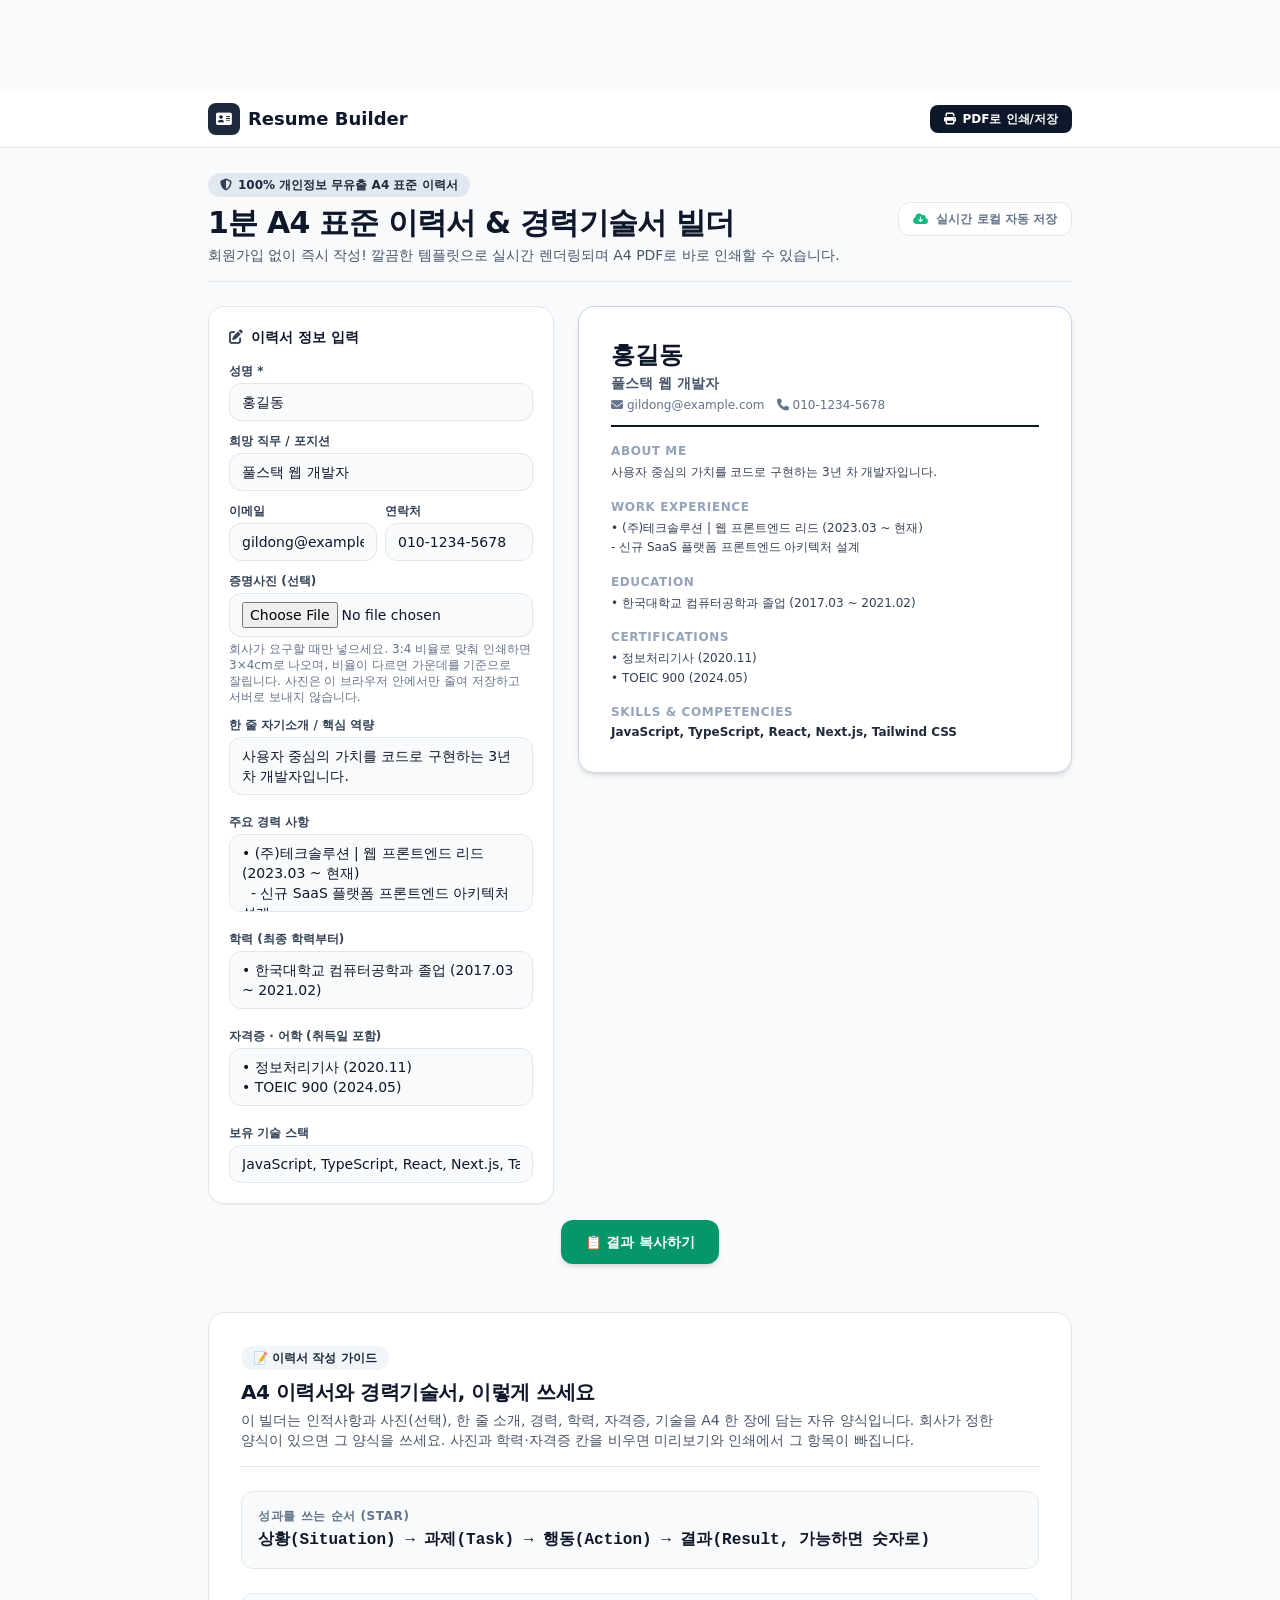
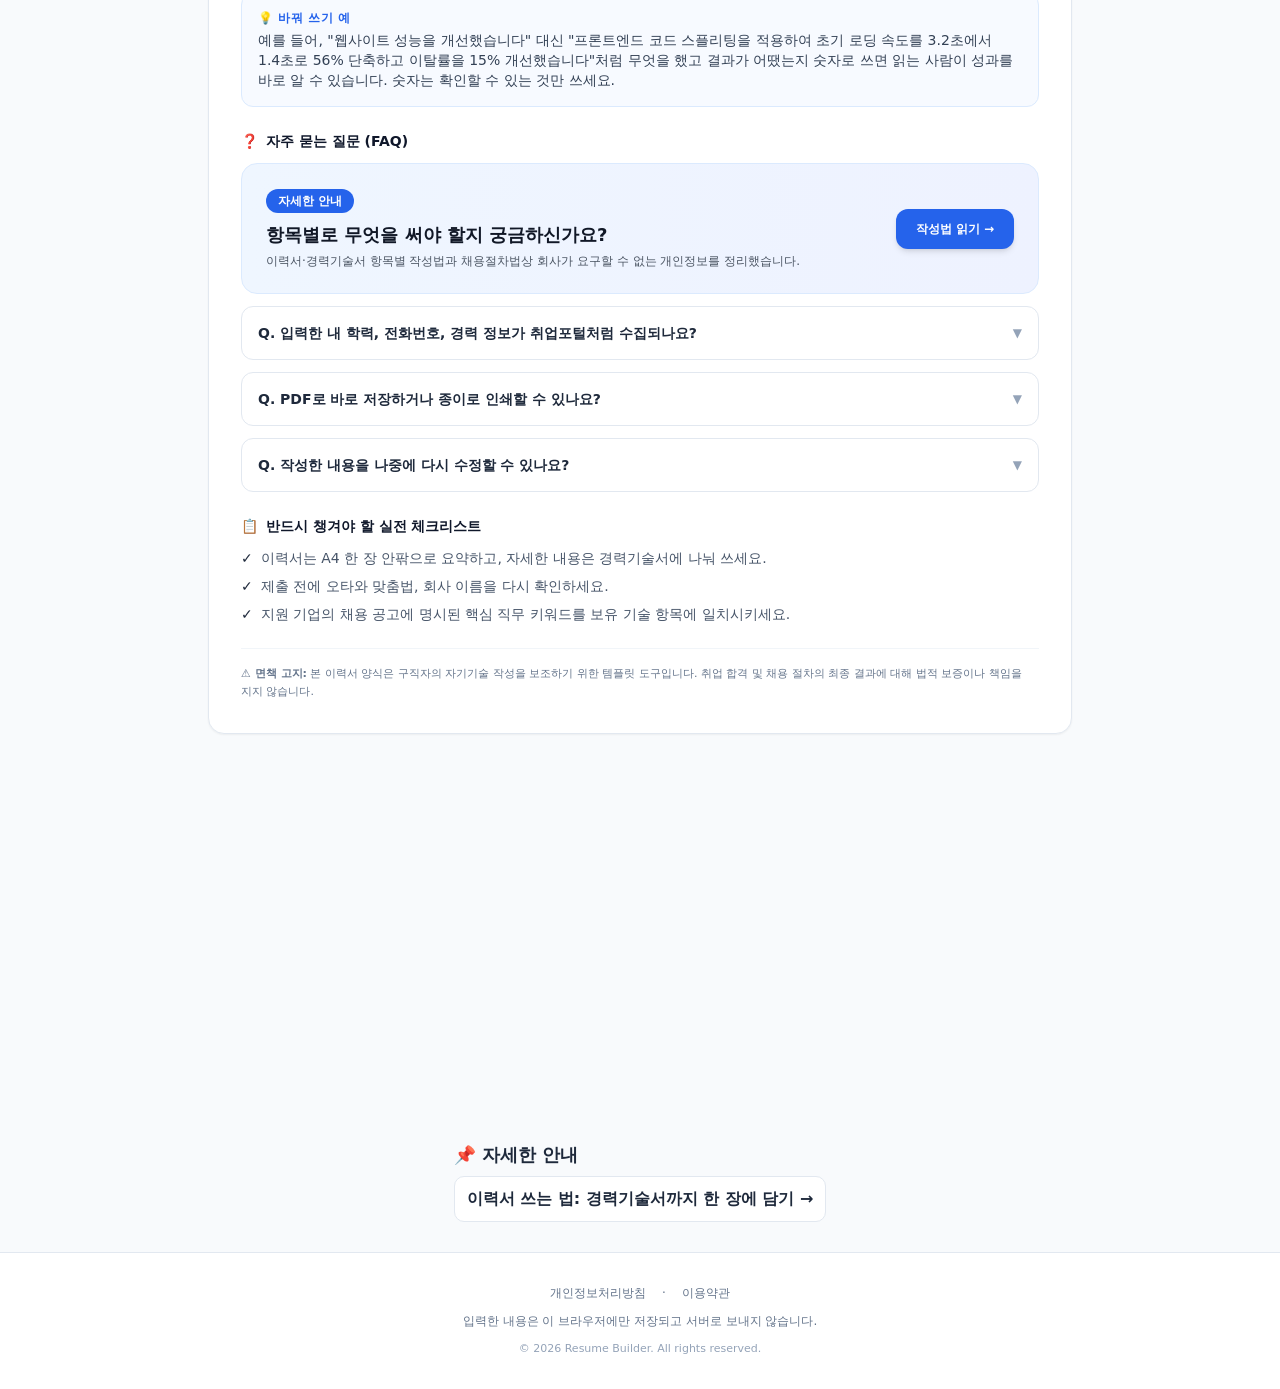
<file: index.html>
<!DOCTYPE html>
<html lang="ko">
<head>
    <meta charset="UTF-8">
    <meta name="robots" content="index, follow">
    <meta name="googlebot" content="noindex, follow">
    <link rel="preconnect" href="https://pagead2.googlesyndication.com">
    <link rel="preconnect" href="https://cdnjs.cloudflare.com" crossorigin>

    <link href="apple-touch-icon.png" rel="apple-touch-icon" sizes="180x180"/>
    <meta content="width=device-width, initial-scale=1.0, maximum-scale=1.0, user-scalable=no" name="viewport"/>
    <title>1분 A4 표준 이력서 빌더 | 경력기술서 작성</title>
    <meta content="회원가입 없이 즉시 작성하는 깔끔한 A4 표준 이력서. 실시간 렌더링, 서버 저장 없는 브라우저 즉시 PDF 인쇄 무료." name="description"/>
    <link href="https://resume.enjoy-onepage.com/" rel="canonical"/>
    <meta content="website" property="og:type"/>
    <meta property="og:locale" content="ko_KR">
    <meta content="https://resume.enjoy-onepage.com/" property="og:url"/>
    <meta content="1분 A4 표준 이력서 빌더 | 경력기술서 작성" property="og:title"/>
    <meta content="회원가입 없이 즉시 작성하는 깔끔한 A4 표준 이력서. 실시간 렌더링, 서버 저장 없는 브라우저 즉시 PDF 인쇄 무료." property="og:description"/>
    <meta content="https://resume.enjoy-onepage.com/og-image.png" property="og:image"/>
    <meta content="summary_large_image" name="twitter:card"/>
    <meta content="1분 A4 표준 이력서 빌더 | 경력기술서 작성" name="twitter:title"/>
    <meta content="회원가입 없이 즉시 작성하는 깔끔한 A4 표준 이력서. 실시간 렌더링, 서버 저장 없는 브라우저 즉시 PDF 인쇄 무료." name="twitter:description"/>
    <meta content="https://resume.enjoy-onepage.com/og-image.png" name="twitter:image"/>
    <link href="/favicon.ico" rel="icon" type="image/x-icon"/>

    <link rel="stylesheet" href="./style.css">
    <link href="https://cdnjs.cloudflare.com/ajax/libs/font-awesome/6.4.0/css/all.min.css" rel="stylesheet"/>
    <script async crossorigin="anonymous" src="https://pagead2.googlesyndication.com/pagead/js/adsbygoogle.js?client=ca-pub-2228289204702106"></script>

    <script type="application/ld+json">
    {
      "@context": "https://schema.org",
      "@graph": [
        {
          "@type": "WebApplication",
          "@id": "https://resume.enjoy-onepage.com/#webapp",
          "name": "Resume Builder - 1분 A4 표준 이력서 빌더",
          "url": "https://resume.enjoy-onepage.com/",
          "applicationCategory": "BusinessApplication",
          "operatingSystem": "All",
          "browserRequirements": "Requires JavaScript. Requires HTML5.",
          "description": "회원가입 없이 즉시 작성하는 깔끔한 A4 규격 이력서. 실시간 렌더링, 서버 저장 없는 브라우저 즉시 PDF 인쇄.",
          "image": "https://resume.enjoy-onepage.com/og-image.png",
          "offers": { "@type": "Offer", "price": "0", "priceCurrency": "KRW" }
        },
        {
          "@type": "FAQPage",
          "@id": "https://resume.enjoy-onepage.com/#faq",
          "mainEntity": [
            {
              "@type": "Question",
              "name": "입력한 내 학력, 전화번호, 경력 정보가 취업포털처럼 수집되나요?",
              "acceptedAnswer": {
                "@type": "Answer",
                "text": "전혀 수집되지 않습니다. Resume Builder는 100% 클라이언트 온디바이스에서 동작하므로 사용자가 입력한 어떤 개인정보도 외부 서버로 전송되지 않아 안심하고 작성할 수 있습니다."
              }
            },
            {
              "@type": "Question",
              "name": "PDF로 바로 저장하거나 종이로 인쇄할 수 있나요?",
              "acceptedAnswer": {
                "@type": "Answer",
                "text": "네, 상단의 [PDF로 인쇄/저장] 버튼을 누르면 브라우저의 인쇄 창이 열리며, 대상 프린터를 'PDF로 저장'으로 선택하여 표준 A4 문서로 바로 다운로드할 수 있습니다."
              }
            },
            {
              "@type": "Question",
              "name": "작성한 내용을 나중에 다시 수정할 수 있나요?",
              "acceptedAnswer": {
                "@type": "Answer",
                "text": "네, 작성 중인 모든 내용은 브라우저의 localStorage에 실시간으로 자동 보관되므로 페이지를 새로고침하거나 나중에 다시 접속해도 그대로 유지됩니다."
              }
            }
          ]
        }
      ]
    }
    </script>

    <style id="layout-shield">
      html, body { max-width: 100%; overflow-x: hidden; }
      .manual-ad-box { width: 100%; max-width: 960px; margin-left: auto; margin-right: auto; text-align: center; overflow: hidden; }
      .manual-ad-box ins { max-width: 100% !important; overflow: hidden !important; }
      :focus-visible { outline: 2px solid #3b82f6 !important; outline-offset: 2px !important; }
      input:focus-visible, select:focus-visible, textarea:focus-visible, button:focus-visible { outline: 2px solid #2563eb !important; outline-offset: 1px !important; }
      @media print {
        header, footer, .ad-top-banner, .ad-bottom-banner, #editorPanel, #guideSection, #toastNotification { display: none !important; }
        body > *:not(main), main > :not(.grid) { display: none !important; } /* 인쇄에는 이력서 카드만 */
        body { background: white !important; padding: 0 !important; }
        #resumePreviewCard { border: none !important; box-shadow: none !important; width: 100% !important; max-width: 100% !important; margin: 0 !important; padding: 0 !important; }
        #prevPhoto { width: 3cm !important; height: 4cm !important; }
      }
    </style>
<style id="mobile-hardening-shield">
  /* 모바일 한글 단어 단위 줄바꿈 보존 & 버튼 텍스트 단일행 쉴드 */
  body, h1, h2, h3, h4, p, span, label {
    word-break: keep-all;
    overflow-wrap: break-word;
  }
  button, [role="button"], a.btn {
    white-space: nowrap;
    word-break: keep-all;
  }
  @media (max-width: 640px) {
    input, select, textarea {
      font-size: 16px !important;
    }
    button, [role="button"], a.btn {
      min-height: 42px;
    }
  }
</style>
<style id="ad-cls-shield">
  .ad-bottom { min-height: 280px !important; }
  .ad-bottom ins { min-height: 280px !important; }
</style>
<script id="math-guard">
// Global Math & DOM Output Guard: prevents NaN / Infinity leaks to UI
(function() {
  const origToLocaleString = Number.prototype.toLocaleString;
  Number.prototype.toLocaleString = function(locales, options) {
    if (!Number.isFinite(this.valueOf())) return '0';
    return origToLocaleString.call(this, locales, options);
  };
  const origToFixed = Number.prototype.toFixed;
  Number.prototype.toFixed = function(digits) {
    if (!Number.isFinite(this.valueOf())) return '0';
    return origToFixed.call(this, digits);
  };
})();
</script>
</head>
<body class="bg-slate-50 text-slate-800 antialiased font-sans min-h-screen flex flex-col justify-between">
    <div class="manual-ad-box ad-top-banner" style="width: 100%; max-width: 960px; margin: 8px auto 16px; text-align: center;">
        <ins class="adsbygoogle" data-ad-client="ca-pub-2228289204702106" data-ad-format="horizontal" data-ad-slot="3824727725" data-full-width-responsive="true" style="display:inline-block;width:100%;height:60px;"></ins>
        <script>(adsbygoogle = window.adsbygoogle || []).push({});</script>
    </div>

    <header class="bg-white border-b border-slate-200 sticky top-0 z-40">
        <div class="max-w-4xl mx-auto px-4 py-3 flex items-center justify-between">
            <a href="/" class="flex items-center gap-2 text-slate-900 font-bold text-lg hover:text-slate-700 transition">
                <span class="w-8 h-8 rounded-lg bg-slate-800 text-white flex items-center justify-center font-black text-sm shadow-sm"><i class="fa-solid fa-address-card"></i></span>
                <span>Resume Builder</span>
            </a>
            <div class="flex items-center gap-2">
                <button id="printResumeBtn" class="px-3.5 py-1.5 text-xs font-bold bg-slate-900 hover:bg-black text-white rounded-lg transition flex items-center gap-1.5 whitespace-nowrap" aria-label="PDF 인쇄">
                    <i class="fa-solid fa-print"></i><span>PDF로 인쇄/저장</span>
                </button>
            </div>
        </div>
    </header>

    <section class="max-w-4xl mx-auto px-4 pt-6 pb-2 w-full">
        <div class="border-b border-slate-200 pb-4 flex flex-col md:flex-row md:items-center justify-between gap-4">
            <div>
                <div class="inline-flex items-center gap-1.5 px-3 py-1 rounded-full text-xs font-semibold bg-slate-200 text-slate-800 mb-2">
                    <i class="fa-solid fa-shield-halved text-slate-700"></i><span>100% 개인정보 무유출 A4 표준 이력서</span>
                </div>
                <h1 class="text-2xl sm:text-3xl font-black text-slate-900 tracking-tight">
                    1분 A4 표준 이력서 & 경력기술서 빌더
                </h1>
                <p class="text-slate-600 text-xs sm:text-sm mt-1">
                    회원가입 없이 즉시 작성! 깔끔한 템플릿으로 실시간 렌더링되며 A4 PDF로 바로 인쇄할 수 있습니다.
                </p>
            </div>
            <div class="flex items-center gap-2 text-xs font-bold text-slate-500 bg-white border border-slate-200 rounded-xl px-3.5 py-2">
                <i class="fa-solid fa-cloud-arrow-down text-emerald-500"></i>
                <span>실시간 로컬 자동 저장</span>
            </div>
        </div>
    </section>

    <!-- Workspace: 1:1 Left Form, Right A4 Resume Preview (Sticky) -->
    <main class="max-w-4xl mx-auto px-4 py-4 w-full flex-grow">
        <div class="grid grid-cols-1 lg:grid-cols-12 gap-6 items-start">
            <!-- Left 5 cols: Input Form -->
            <section id="editorPanel" class="lg:col-span-5 bg-white rounded-2xl p-5 border border-slate-200 shadow-sm space-y-4">
                <h2 class="text-sm font-bold text-slate-900 flex items-center gap-2">
                    <i class="fa-solid fa-pen-to-square text-slate-700"></i>이력서 정보 입력
                </h2>

                <div class="space-y-3">
                    <div>
                        <label for="userName" class="block text-xs font-bold text-slate-700 mb-1">성명 *</label>
                        <input type="text" id="userName" value="홍길동" class="w-full text-base sm:text-sm px-3 py-2 bg-slate-50 border border-slate-200 rounded-xl focus:outline-none focus:ring-2 focus:ring-slate-700 font-medium text-slate-900" aria-label="성명">
                    </div>
                    <div>
                        <label for="userRole" class="block text-xs font-bold text-slate-700 mb-1">희망 직무 / 포지션</label>
                        <input type="text" id="userRole" value="풀스택 웹 개발자" class="w-full text-base sm:text-sm px-3 py-2 bg-slate-50 border border-slate-200 rounded-xl focus:outline-none focus:ring-2 focus:ring-slate-700 font-medium text-slate-900" aria-label="희망 직무">
                    </div>
                    <div class="grid grid-cols-2 gap-2">
                        <div>
                            <label for="userEmail" class="block text-xs font-bold text-slate-700 mb-1">이메일</label>
                            <input type="email" id="userEmail" value="gildong@example.com" class="w-full text-base sm:text-sm px-3 py-2 bg-slate-50 border border-slate-200 rounded-xl focus:outline-none focus:ring-2 focus:ring-slate-700 font-medium text-slate-900" aria-label="이메일">
                        </div>
                        <div>
                            <label for="userPhone" class="block text-xs font-bold text-slate-700 mb-1">연락처</label>
                            <input type="text" id="userPhone" value="010-1234-5678" class="w-full text-base sm:text-sm px-3 py-2 bg-slate-50 border border-slate-200 rounded-xl focus:outline-none focus:ring-2 focus:ring-slate-700 font-medium text-slate-900" aria-label="연락처">
                        </div>
                    </div>
                    <div>
                        <label for="userPhoto" class="block text-xs font-bold text-slate-700 mb-1">증명사진 (선택)</label>
                        <input type="file" id="userPhoto" accept="image/*" class="w-full text-base sm:text-sm px-3 py-2 bg-slate-50 border border-slate-200 rounded-xl focus:outline-none focus:ring-2 focus:ring-slate-700 font-medium text-slate-900" aria-label="증명사진">
                        <button type="button" id="removePhotoBtn" style="display:none;margin-top:6px;padding:4px 10px;font-size:12px;font-weight:700;border:1px solid #cbd5e1;border-radius:8px;background:#fff;color:#334155;cursor:pointer">사진 지우기</button>
                        <p class="text-xs text-slate-500 mt-1">회사가 요구할 때만 넣으세요. 3:4 비율로 맞춰 인쇄하면 3×4cm로 나오며, 비율이 다르면 가운데를 기준으로 잘립니다. 사진은 이 브라우저 안에서만 줄여 저장하고 서버로 보내지 않습니다.</p>
                    </div>
                    <div>
                        <label for="userSummary" class="block text-xs font-bold text-slate-700 mb-1">한 줄 자기소개 / 핵심 역량</label>
                        <textarea id="userSummary" rows="2" class="w-full text-base sm:text-sm px-3 py-2 bg-slate-50 border border-slate-200 rounded-xl focus:outline-none focus:ring-2 focus:ring-slate-700 font-medium text-slate-900 resize-none" aria-label="자기소개">사용자 중심의 가치를 코드로 구현하는 3년 차 개발자입니다. 대규모 트래픽 안정화와 UI 성능 최적화에 강점을 가지고 있습니다.</textarea>
                    </div>
                    <div>
                        <label for="userExperience" class="block text-xs font-bold text-slate-700 mb-1">주요 경력 사항</label>
                        <textarea id="userExperience" rows="3" class="w-full text-base sm:text-sm px-3 py-2 bg-slate-50 border border-slate-200 rounded-xl focus:outline-none focus:ring-2 focus:ring-slate-700 font-medium text-slate-900 resize-none" aria-label="경력 사항">• (주)테크솔루션 | 웹 프론트엔드 리드 (2023.03 ~ 현재)&#10;  - 신규 SaaS 플랫폼 프론트엔드 아키텍처 설계&#10;  - 로딩 속도 40% 개선 및 월간 사용자 50만 달성&#10;• 스타트업 랩 | 주니어 개발자 (2021.06 ~ 2023.02)</textarea>
                    </div>
                    <div>
                        <label for="userEducation" class="block text-xs font-bold text-slate-700 mb-1">학력 (최종 학력부터)</label>
                        <textarea id="userEducation" rows="2" class="w-full text-base sm:text-sm px-3 py-2 bg-slate-50 border border-slate-200 rounded-xl focus:outline-none focus:ring-2 focus:ring-slate-700 font-medium text-slate-900 resize-none" aria-label="학력">• 한국대학교 컴퓨터공학과 졸업 (2017.03 ~ 2021.02)</textarea>
                    </div>
                    <div>
                        <label for="userCerts" class="block text-xs font-bold text-slate-700 mb-1">자격증 · 어학 (취득일 포함)</label>
                        <textarea id="userCerts" rows="2" class="w-full text-base sm:text-sm px-3 py-2 bg-slate-50 border border-slate-200 rounded-xl focus:outline-none focus:ring-2 focus:ring-slate-700 font-medium text-slate-900 resize-none" aria-label="자격증">• 정보처리기사 (2020.11)&#10;• TOEIC 900 (2024.05)</textarea>
                    </div>
                    <div>
                        <label for="userSkills" class="block text-xs font-bold text-slate-700 mb-1">보유 기술 스택</label>
                        <input type="text" id="userSkills" value="JavaScript, TypeScript, React, Next.js, Tailwind CSS, Git" class="w-full text-base sm:text-sm px-3 py-2 bg-slate-50 border border-slate-200 rounded-xl focus:outline-none focus:ring-2 focus:ring-slate-700 font-medium text-slate-900" aria-label="기술 스택">
                    </div>
                </div>
            </section>

            <!-- Right 7 cols: A4 Preview Card (Sticky) -->
            <section class="lg:col-span-7 space-y-4">
                <div id="resumePreviewCard" class="bg-white rounded-2xl p-6 sm:p-8 border border-slate-300 shadow-md font-sans text-slate-900 space-y-4">
                    <!-- Resume Header -->
                    <div class="border-b-2 border-slate-900 pb-3" style="display:flex;justify-content:space-between;align-items:flex-start;gap:16px">
                        <div style="flex:1;min-width:0">
                            <h2 class="text-2xl font-black text-slate-900" id="prevName">홍길동</h2>
                            <div class="text-sm font-bold text-slate-600 mt-0.5" id="prevRole">풀스택 웹 개발자</div>
                            <div class="text-xs text-slate-500 mt-1 flex flex-wrap gap-3" id="prevContact">
                                <span><i class="fa-solid fa-envelope mr-1"></i>gildong@example.com</span>
                                <span><i class="fa-solid fa-phone mr-1"></i>010-1234-5678</span>
                            </div>
                        </div>
                        <img id="prevPhoto" alt="증명사진" style="display:none;width:90px;height:120px;object-fit:cover;border:1px solid #cbd5e1;flex-shrink:0">
                    </div>

                    <!-- Summary -->
                    <div>
                        <h3 class="text-xs font-black uppercase tracking-wider text-slate-400 mb-1">ABOUT ME</h3>
                        <p class="text-xs text-slate-700 leading-relaxed" id="prevSummary">사용자 중심의 가치를 코드로 구현하는 3년 차 개발자입니다.</p>
                    </div>

                    <!-- Experience -->
                    <div>
                        <h3 class="text-xs font-black uppercase tracking-wider text-slate-400 mb-1">WORK EXPERIENCE</h3>
                        <div class="text-xs text-slate-700 whitespace-pre-line leading-relaxed font-sans" id="prevExp">경력 내용</div>
                    </div>

                    <!-- Education -->
                    <div id="prevEduBox">
                        <h3 class="text-xs font-black uppercase tracking-wider text-slate-400 mb-1">EDUCATION</h3>
                        <div class="text-xs text-slate-700 whitespace-pre-line leading-relaxed font-sans" id="prevEdu"></div>
                    </div>

                    <!-- Certifications -->
                    <div id="prevCertsBox">
                        <h3 class="text-xs font-black uppercase tracking-wider text-slate-400 mb-1">CERTIFICATIONS</h3>
                        <div class="text-xs text-slate-700 whitespace-pre-line leading-relaxed font-sans" id="prevCerts"></div>
                    </div>

                    <!-- Skills -->
                    <div>
                        <h3 class="text-xs font-black uppercase tracking-wider text-slate-400 mb-1">SKILLS & COMPETENCIES</h3>
                        <div class="text-xs font-bold text-slate-800" id="prevSkills">JavaScript, TypeScript</div>
                    </div>
                </div>
            </section>
        </div>
    
      <div class="mt-4 text-center">
        <button id="masterCopyBtn" onclick="copyMasterResult()" class="whitespace-nowrap w-full sm:w-auto px-6 py-3 bg-emerald-600 hover:bg-emerald-700 text-white font-bold rounded-xl shadow-md transition flex items-center justify-center gap-2 text-sm mx-auto whitespace-nowrap">
          <span>📋 결과 복사하기</span>
        </button>
      </div>

  </main>

    <!-- Toast -->
    <div id="toastNotification" class="fixed bottom-6 left-1/2 -translate-x-1/2 bg-slate-900/90 text-white text-xs sm:text-sm px-4 py-2.5 rounded-xl shadow-xl z-50 transition-opacity duration-300 opacity-0 pointer-events-none flex items-center gap-2">
        <i class="fa-solid fa-circle-check text-emerald-400"></i><span id="toastMessage">안내 메시지</span>
    </div>

    <!-- 📖 E-E-A-T Guide Section (Q1~Q7) -->
    <section id="guideSection" class="max-w-4xl mx-auto my-8 px-4">
      <div class="bg-white rounded-2xl p-6 sm:p-8 border border-slate-200 shadow-sm space-y-6">
        <div class="border-b border-slate-200 pb-4">
          <div class="inline-flex items-center gap-1.5 px-3 py-1 rounded-full text-xs font-bold bg-slate-100 text-slate-800 mb-2">
            <span>📝 이력서 작성 가이드</span>
          </div>
          <h3 class="text-xl font-black text-slate-900 tracking-tight">
            A4 이력서와 경력기술서, 이렇게 쓰세요
          </h3>
          <p class="text-xs sm:text-sm text-slate-600 mt-1">
            이 빌더는 인적사항과 사진(선택), 한 줄 소개, 경력, 학력, 자격증, 기술을 A4 한 장에 담는 자유 양식입니다. 회사가 정한 양식이 있으면 그 양식을 쓰세요. 사진과 학력·자격증 칸을 비우면 미리보기와 인쇄에서 그 항목이 빠집니다.
          </p>
        </div>

        <div class="p-4 bg-slate-50 rounded-xl border border-slate-200">
          <div class="text-xs font-bold text-slate-500 uppercase tracking-wider mb-1">성과를 쓰는 순서 (STAR)</div>
          <div class="text-sm sm:text-base font-extrabold text-slate-900 font-mono leading-relaxed">
            상황(Situation) → 과제(Task) → 행동(Action) → 결과(Result, 가능하면 숫자로)
          </div>
        </div>

        <div class="p-4 bg-blue-50/50 rounded-xl border border-blue-100">
          <div class="text-xs font-bold text-blue-600 uppercase tracking-wider mb-1">💡 바꿔 쓰기 예</div>
          <p class="text-xs sm:text-sm text-slate-700 leading-relaxed">
            예를 들어, "웹사이트 성능을 개선했습니다" 대신 "프론트엔드 코드 스플리팅을 적용하여 초기 로딩 속도를 3.2초에서 1.4초로 56% 단축하고 이탈률을 15% 개선했습니다"처럼 무엇을 했고 결과가 어땠는지 숫자로 쓰면 읽는 사람이 성과를 바로 알 수 있습니다. 숫자는 확인할 수 있는 것만 쓰세요.
          </p>
        </div>

        <div class="space-y-3">
          <h4 class="text-sm font-bold text-slate-900 mb-2 flex items-center gap-2"><span>❓</span> 자주 묻는 질문 (FAQ)</h4>
          
    <!-- 심층 가이드북 바로가기 (4-1-4 헌법 준수) -->
    <div class="mt-8 mb-8 p-6 bg-gradient-to-r from-blue-50 to-indigo-50 rounded-2xl border border-blue-100 flex flex-col sm:flex-row items-center justify-between gap-4">
      <div>
        <span class="inline-block px-3 py-1 bg-blue-600 text-white text-xs font-bold rounded-full mb-2">자세한 안내</span>
        <h3 class="text-lg font-bold text-gray-900">항목별로 무엇을 써야 할지 궁금하신가요?</h3>
        <p class="text-xs text-gray-600 mt-1">이력서·경력기술서 항목별 작성법과 채용절차법상 회사가 요구할 수 없는 개인정보를 정리했습니다.</p>
      </div>
      <a href="/how-to-write-resume.html" class="whitespace-nowrap px-5 py-3 bg-blue-600 hover:bg-blue-700 text-white font-bold rounded-xl shadow-md transition flex items-center gap-2 text-xs shrink-0">
        작성법 읽기 &rarr;
      </a>
    </div>

    <details class="group border border-slate-200 rounded-xl p-4">
            <summary class="flex items-center justify-between cursor-pointer font-bold text-sm text-slate-800">
              <span>Q. 입력한 내 학력, 전화번호, 경력 정보가 취업포털처럼 수집되나요?</span>
              <span class="transition group-open:rotate-180 text-slate-400 text-xs">▼</span>
            </summary>
            <div class="text-xs text-slate-600 mt-3 leading-relaxed border-t border-slate-100 pt-3">
              전혀 수집되지 않습니다. Resume Builder는 100% 클라이언트 온디바이스에서 동작하므로 사용자가 입력한 어떤 개인정보도 외부 서버로 전송되지 않아 안심하고 작성할 수 있습니다.
            </div>
          </details>
          <details class="group border border-slate-200 rounded-xl p-4">
            <summary class="flex items-center justify-between cursor-pointer font-bold text-sm text-slate-800">
              <span>Q. PDF로 바로 저장하거나 종이로 인쇄할 수 있나요?</span>
              <span class="transition group-open:rotate-180 text-slate-400 text-xs">▼</span>
            </summary>
            <div class="text-xs text-slate-600 mt-3 leading-relaxed border-t border-slate-100 pt-3">
              네, 상단의 [PDF로 인쇄/저장] 버튼을 누르면 브라우저의 인쇄 창이 열리며, 대상 프린터를 'PDF로 저장'으로 선택하여 표준 A4 문서로 바로 다운로드할 수 있습니다.
            </div>
          </details>
          <details class="group border border-slate-200 rounded-xl p-4">
            <summary class="flex items-center justify-between cursor-pointer font-bold text-sm text-slate-800">
              <span>Q. 작성한 내용을 나중에 다시 수정할 수 있나요?</span>
              <span class="transition group-open:rotate-180 text-slate-400 text-xs">▼</span>
            </summary>
            <div class="text-xs text-slate-600 mt-3 leading-relaxed border-t border-slate-100 pt-3">
              네, 작성 중인 모든 내용은 브라우저의 localStorage에 실시간으로 자동 보관되므로 페이지를 새로고침하거나 나중에 다시 접속해도 그대로 유지됩니다.
            </div>
          </details>
        </div>

        <div>
          <h4 class="text-sm font-bold text-slate-900 mb-3 flex items-center gap-2">
            <span>📋</span> 반드시 챙겨야 할 실전 체크리스트
          </h4>
          <ul class="text-xs sm:text-sm text-slate-600 space-y-2">
            <li class="flex items-start gap-2"><span class="text-slate-800 font-bold">✓</span><span>이력서는 A4 한 장 안팎으로 요약하고, 자세한 내용은 경력기술서에 나눠 쓰세요.</span></li>
            <li class="flex items-start gap-2"><span class="text-slate-800 font-bold">✓</span><span>제출 전에 오타와 맞춤법, 회사 이름을 다시 확인하세요.</span></li>
            <li class="flex items-start gap-2"><span class="text-slate-800 font-bold">✓</span><span>지원 기업의 채용 공고에 명시된 핵심 직무 키워드를 보유 기술 항목에 일치시키세요.</span></li>
          </ul>
        </div>

        <div class="pt-4 border-t border-slate-100 text-[11px] text-slate-500 leading-relaxed">
          <strong>⚠️ 면책 고지:</strong> 본 이력서 양식은 구직자의 자기기술 작성을 보조하기 위한 템플릿 도구입니다. 취업 합격 및 채용 절차의 최종 결과에 대해 법적 보증이나 책임을 지지 않습니다.
        </div>
      </div>
    </section>

    <!-- ADSENSE START: mid -->
<div class="ad-box ad-mid" style="width:100%;box-sizing:border-box;max-width:1080px;margin:16px auto;padding:0 14px;text-align:center;">
  <ins class="adsbygoogle" style="display:block" data-ad-client="ca-pub-2228289204702106" data-ad-slot="1186914926" data-ad-format="auto" data-full-width-responsive="true"></ins>
  <script>(adsbygoogle = window.adsbygoogle || []).push({});</script>
</div>
<!-- ADSENSE END: mid -->

<div class="manual-ad-box ad-bottom-banner" style="width: 100%; max-width: 960px; margin: 24px auto 16px; text-align: center;min-height:280px;">
        <ins class="adsbygoogle" data-ad-client="ca-pub-2228289204702106" data-ad-format="auto" data-ad-slot="3416334507" data-full-width-responsive="true" style="display:block;min-height:280px;"></ins>
        <script>(adsbygoogle = window.adsbygoogle || []).push({});</script>
    </div>


<!-- KIRO:TOPIC-LINKS START -->
<section style="max-width:760px;margin:24px auto;padding:0 16px"><h2 style="font-size:1.1rem;font-weight:800;margin:0 0 8px">📌 자세한 안내</h2><a href="/how-to-write-resume.html" style="display:block;padding:10px 12px;margin:6px 0;border:1px solid #e2e8f0;border-radius:10px;background:#fff;color:#1e293b;font-weight:600;text-decoration:none">이력서 쓰는 법: 경력기술서까지 한 장에 담기 →</a></section>
<!-- KIRO:TOPIC-LINKS END -->
<footer class="border-t border-slate-200 bg-white py-8 px-4 text-center">
        <div class="max-w-4xl mx-auto text-xs text-slate-500 space-y-3">
            <div class="flex flex-wrap justify-center gap-4 text-xs font-medium">
                <a class="hover:text-slate-900 transition" href="/privacy.html">개인정보처리방침</a>
                <span>·</span>
                <a class="hover:text-slate-900 transition" href="/terms.html">이용약관</a>
            </div>
            <p>입력한 내용은 이 브라우저에만 저장되고 서버로 보내지 않습니다.</p>
            <p class="text-[11px] text-slate-400">© 2026 Resume Builder. All rights reserved.</p>
        </div>
    </footer>

    <script>
        const STORAGE_KEY = 'enjoy_resume_data_v1';
        let resume = {
            name: '홍길동',
            role: '풀스택 웹 개발자',
            email: 'gildong@example.com',
            phone: '010-1234-5678',
            summary: '사용자 중심의 가치를 코드로 구현하는 3년 차 개발자입니다.',
            experience: '• (주)테크솔루션 | 웹 프론트엔드 리드 (2023.03 ~ 현재)\n  - 신규 SaaS 플랫폼 프론트엔드 아키텍처 설계',
            education: '• 한국대학교 컴퓨터공학과 졸업 (2017.03 ~ 2021.02)',
            certs: '• 정보처리기사 (2020.11)\n• TOEIC 900 (2024.05)',
            skills: 'JavaScript, TypeScript, React, Next.js, Tailwind CSS',
            photo: ''
        };
        const PHOTO_W = 300, PHOTO_H = 400; // 3:4, 인쇄 시 3×4cm
        const FIELDS = { userName: 'name', userRole: 'role', userEmail: 'email', userPhone: 'phone', userSummary: 'summary',
                         userExperience: 'experience', userEducation: 'education', userCerts: 'certs', userSkills: 'skills' };

        function escapeHtml(str) {
            return String(str || '').replace(/[&<>"']/g, m => ({
                '&': '&amp;', '<': '&lt;', '>': '&gt;', '"': '&quot;', "'": '&#39;'
            }[m]));
        }

        function showToast(msg) {
            const toast = document.getElementById('toastNotification');
            const toastMsg = document.getElementById('toastMessage');
            if (toast && toastMsg) {
                toastMsg.textContent = msg;
                toast.classList.remove('opacity-0', 'pointer-events-none');
                setTimeout(() => toast.classList.add('opacity-0', 'pointer-events-none'), 2200);
            }
        }

        function renderPreview() {
            document.getElementById('prevName').textContent = resume.name || '성명 미입력';
            document.getElementById('prevRole').textContent = resume.role || '';
            document.getElementById('prevContact').innerHTML = `
                <span><i class="fa-solid fa-envelope mr-1"></i>${escapeHtml(resume.email)}</span>
                <span><i class="fa-solid fa-phone mr-1"></i>${escapeHtml(resume.phone)}</span>
            `;
            document.getElementById('prevSummary').textContent = resume.summary || '';
            document.getElementById('prevExp').textContent = resume.experience || '';
            document.getElementById('prevSkills').textContent = resume.skills || '';
            [['education', 'prevEdu'], ['certs', 'prevCerts']].forEach(([key, id]) => {
                const text = (resume[key] || '').trim();
                document.getElementById(id).textContent = text;
                document.getElementById(id + 'Box').style.display = text ? '' : 'none';
            });
            const hasPhoto = typeof resume.photo === 'string' && resume.photo.startsWith('data:image/jpeg;base64,');
            const photoEl = document.getElementById('prevPhoto');
            if (hasPhoto) {
                photoEl.src = resume.photo;
                photoEl.style.display = '';
            } else {
                photoEl.removeAttribute('src');
                photoEl.style.display = 'none';
            }
            document.getElementById('removePhotoBtn').style.display = hasPhoto ? '' : 'none';
        }

        function loadData() {
            try {
                const raw = localStorage.getItem(STORAGE_KEY);
                if (raw) {
                    const saved = JSON.parse(raw);
                    // 예전에 저장한 이력서에는 학력·자격증·사진이 없으므로 예시 문구 대신 빈칸으로 둔다
                    resume = Object.assign({ education: '', certs: '', photo: '' }, saved);
                }
                Object.entries(FIELDS).forEach(([id, key]) => { document.getElementById(id).value = resume[key] || ''; });
            } catch(e) {}
            renderPreview();
        }

        function saveData() {
            Object.entries(FIELDS).forEach(([id, key]) => { resume[key] = document.getElementById(id).value; });
            try {
                localStorage.setItem(STORAGE_KEY, JSON.stringify(resume));
            } catch(e) {}
            renderPreview();
        }

        Object.keys(FIELDS).forEach(id => {
            document.getElementById(id).addEventListener('input', saveData);
        });

        function storePhoto() {
            try {
                localStorage.setItem(STORAGE_KEY, JSON.stringify(resume));
            } catch (err) {
                showToast('저장 공간이 부족해 사진은 이번 화면에서만 보입니다.');
            }
        }

        // 사진은 브라우저 안에서 3:4로 잘라 300×400 JPEG로 줄인 뒤 이 기기에만 저장한다
        document.getElementById('userPhoto').addEventListener('change', (e) => {
            const input = e.target;
            const file = input.files && input.files[0];
            if (!file) return;
            if (!/^image\//.test(file.type)) {
                input.value = '';
                showToast('이미지 파일만 넣을 수 있습니다.');
                return;
            }
            if (file.size > 20 * 1024 * 1024) {
                input.value = '';
                showToast('20MB 이하의 사진을 넣어 주세요.');
                return;
            }
            const url = URL.createObjectURL(file);
            const img = new Image();
            img.onload = () => {
                const canvas = document.createElement('canvas');
                canvas.width = PHOTO_W;
                canvas.height = PHOTO_H;
                const ctx = canvas.getContext('2d');
                const want = PHOTO_W / PHOTO_H;
                let sw = img.naturalWidth, sh = img.naturalHeight;
                if (sw / sh > want) sw = sh * want; else sh = sw / want;
                ctx.fillStyle = '#ffffff';
                ctx.fillRect(0, 0, PHOTO_W, PHOTO_H);
                ctx.imageSmoothingQuality = 'high';
                ctx.drawImage(img, (img.naturalWidth - sw) / 2, (img.naturalHeight - sh) / 2, sw, sh, 0, 0, PHOTO_W, PHOTO_H);
                URL.revokeObjectURL(url);
                resume.photo = canvas.toDataURL('image/jpeg', 0.85);
                renderPreview();
                storePhoto();
            };
            img.onerror = () => {
                URL.revokeObjectURL(url);
                input.value = '';
                showToast('사진을 읽지 못했습니다. JPG나 PNG 파일로 다시 시도해 주세요.');
            };
            img.src = url;
        });

        document.getElementById('removePhotoBtn').addEventListener('click', () => {
            resume.photo = '';
            document.getElementById('userPhoto').value = '';
            renderPreview();
            storePhoto();
        });

        document.getElementById('printResumeBtn').addEventListener('click', () => {
            window.print();
        });

        loadData();
    </script>

  <!-- 원클릭 복사 & 토스트 스크립트 (4-4 헌법 준수) -->
  <div id="masterToast" class="fixed bottom-6 left-1/2 transform -translate-x-1/2 bg-gray-900 text-white text-xs py-3 px-6 rounded-full shadow-2xl transition opacity-0 pointer-events-none z-50">
    클립보드에 복사되었습니다!
  </div>
  <script>
    function copyMasterResult() {
      var resEl = document.getElementById('resumePreviewCard') || document.querySelector('main');
      var text = resEl ? (resEl.innerText || resEl.textContent) : '1분 A4 표준 이력서 & 경력기술서 빌더 계산 결과';
      var shareText = text.trim() + "\n\n👉 1분 A4 표준 이력서 & 경력기술서 빌더 바로가기: " + window.location.href;
      if (navigator.clipboard) {
        navigator.clipboard.writeText(shareText).then(showMasterToast);
      } else {
        var ta = document.createElement('textarea');
        ta.value = shareText;
        document.body.appendChild(ta);
        ta.select();
        document.execCommand('copy');
        document.body.removeChild(ta);
        showMasterToast();
      }
    }
    function showMasterToast() {
      var t = document.getElementById('masterToast');
      if (!t) return;
      t.classList.remove('opacity-0', 'pointer-events-none');
      t.classList.add('opacity-100');
      setTimeout(function() {
        t.classList.remove('opacity-100');
        t.classList.add('opacity-0', 'pointer-events-none');
      }, 2200);
    }
  </script>

</body>
</html>
</file>
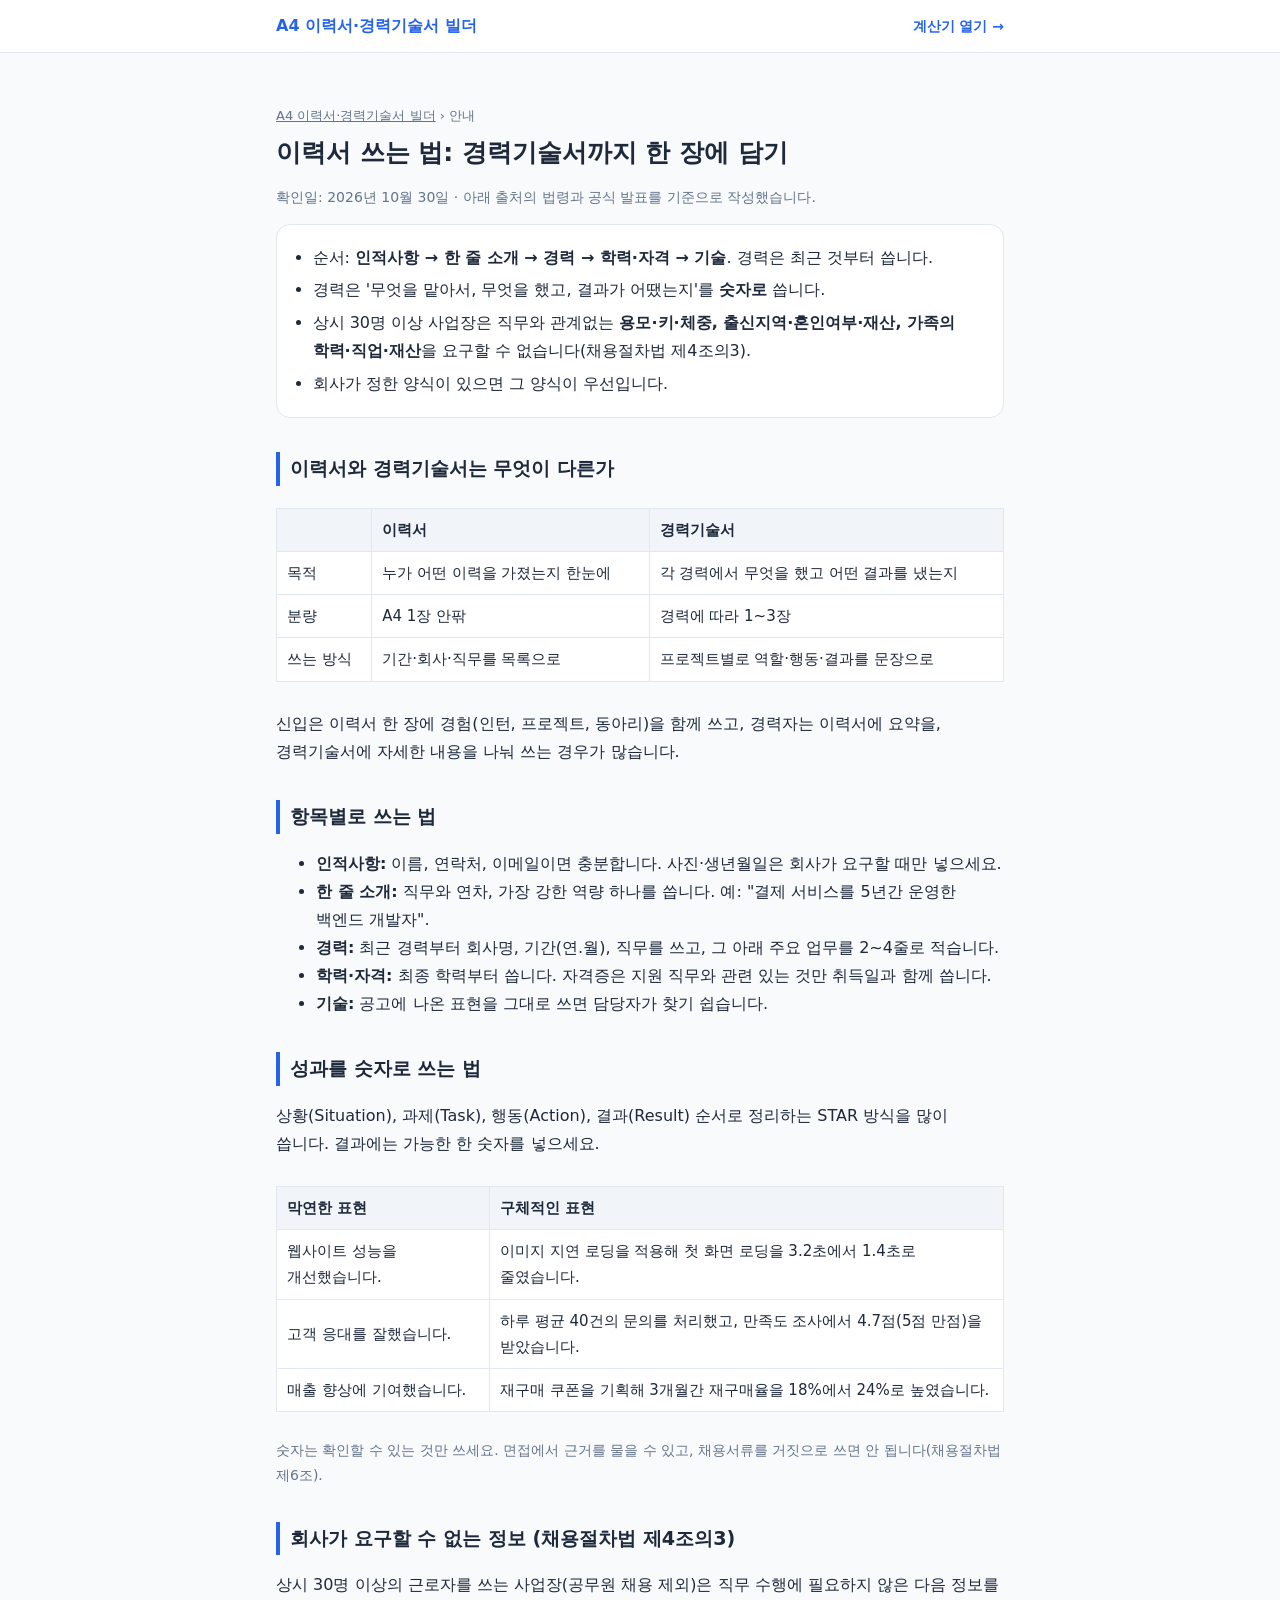
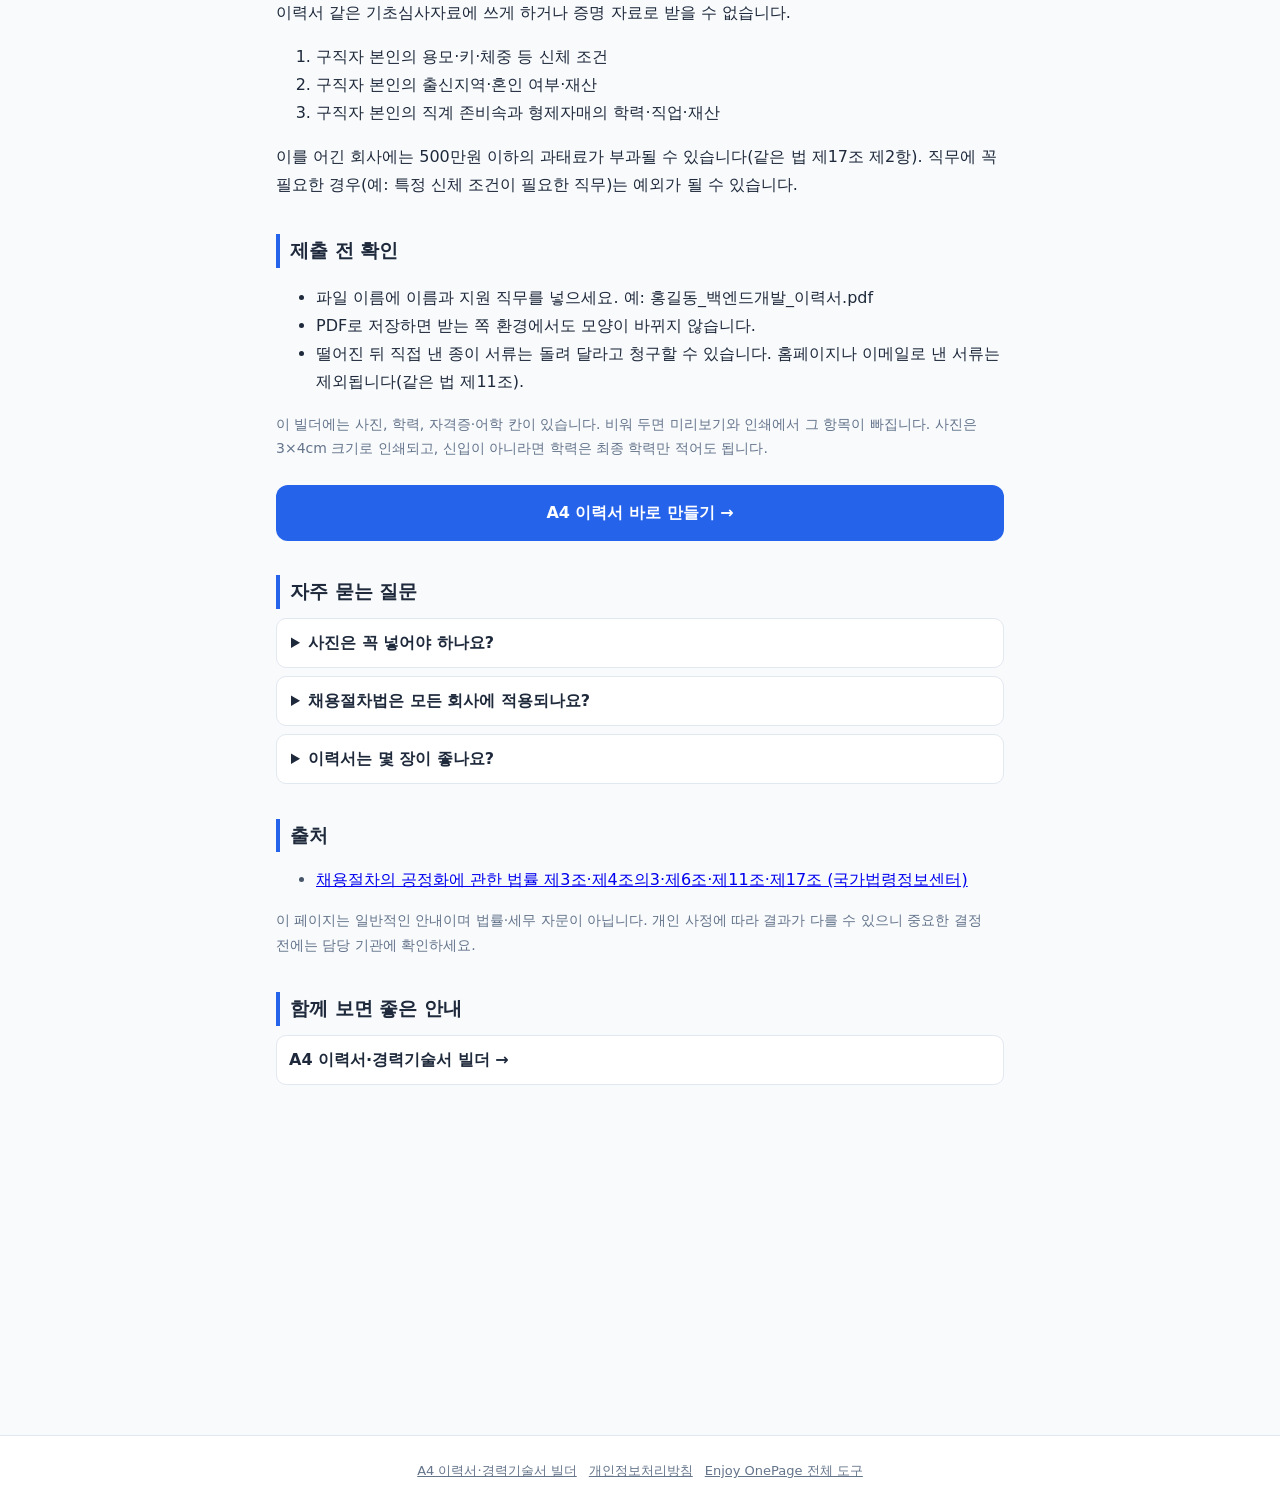
<file: how-to-write-resume.html>
<!DOCTYPE html>
<html lang="ko">
<head>
<meta charset="utf-8"/>
<meta name="viewport" content="width=device-width, initial-scale=1.0"/>
<title>이력서 쓰는 법 | 경력기술서 작성법과 안 써도 되는 개인정보</title>
<meta name="description" content="이력서와 경력기술서에 무엇을 어떤 순서로 쓰는지, 성과를 숫자로 쓰는 방법, 채용절차법상 회사가 요구할 수 없는 개인정보(용모·키·체중, 출신지역·혼인여부·재산, 가족의 학력·직업·재산)를 정리했습니다."/>
<meta name="robots" content="index, follow"/>
<meta name="googlebot" content="noindex, follow"/>
<link rel="canonical" href="https://resume.enjoy-onepage.com/how-to-write-resume.html"/>
<meta property="og:type" content="article"/>
<meta property="og:locale" content="ko_KR"/>
<meta property="og:url" content="https://resume.enjoy-onepage.com/how-to-write-resume.html"/>
<meta property="og:site_name" content="A4 이력서·경력기술서 빌더"/>
<meta property="og:title" content="이력서 쓰는 법 | 경력기술서 작성법과 안 써도 되는 개인정보"/>
<meta property="og:description" content="이력서와 경력기술서에 무엇을 어떤 순서로 쓰는지, 성과를 숫자로 쓰는 방법, 채용절차법상 회사가 요구할 수 없는 개인정보(용모·키·체중, 출신지역·혼인여부·재산, 가족의 학력·직업·재산)를 정리했습니다."/>
<meta property="og:image" content="https://resume.enjoy-onepage.com/og-image.png"/>
<meta name="twitter:card" content="summary_large_image"/>
<link rel="icon" href="/favicon.ico"/>
<script async crossorigin="anonymous" src="https://pagead2.googlesyndication.com/pagead/js/adsbygoogle.js?client=ca-pub-2228289204702106"></script>
<script type="application/ld+json">[{"@context": "https://schema.org", "@type": "Article", "headline": "이력서 쓰는 법: 경력기술서까지 한 장에 담기", "description": "이력서와 경력기술서에 무엇을 어떤 순서로 쓰는지, 성과를 숫자로 쓰는 방법, 채용절차법상 회사가 요구할 수 없는 개인정보(용모·키·체중, 출신지역·혼인여부·재산, 가족의 학력·직업·재산)를 정리했습니다.", "inLanguage": "ko-KR", "dateModified": "2026-10-30", "datePublished": "2026-10-30", "mainEntityOfPage": "https://resume.enjoy-onepage.com/how-to-write-resume.html", "author": {"@type": "Organization", "name": "Enjoy OnePage", "url": "https://enjoy-onepage.com/"}, "publisher": {"@type": "Organization", "name": "Enjoy OnePage", "url": "https://enjoy-onepage.com/"}}, {"@context": "https://schema.org", "@type": "FAQPage", "mainEntity": [{"@type": "Question", "name": "사진은 꼭 넣어야 하나요?", "acceptedAnswer": {"@type": "Answer", "text": "법으로 정해진 의무는 없습니다. 회사 양식에 사진 칸이 있으면 넣고, 자유 양식이면 넣지 않아도 됩니다."}}, {"@type": "Question", "name": "채용절차법은 모든 회사에 적용되나요?", "acceptedAnswer": {"@type": "Answer", "text": "상시 30명 이상의 근로자를 쓰는 사업장의 채용에 적용되고, 국가·지방자치단체의 공무원 채용에는 적용되지 않습니다(제3조)."}}, {"@type": "Question", "name": "이력서는 몇 장이 좋나요?", "acceptedAnswer": {"@type": "Answer", "text": "정해진 기준은 없습니다. 이력서는 한 장 안팎으로 요약하고, 자세한 내용은 경력기술서에 나눠 쓰면 읽기 쉽습니다."}}]}, {"@context": "https://schema.org", "@type": "BreadcrumbList", "itemListElement": [{"@type": "ListItem", "position": 1, "name": "A4 이력서·경력기술서 빌더", "item": "https://resume.enjoy-onepage.com/"}, {"@type": "ListItem", "position": 2, "name": "이력서 쓰는 법: 경력기술서까지 한 장에 담기", "item": "https://resume.enjoy-onepage.com/how-to-write-resume.html"}]}]</script>
<style>:root{--a:#2563eb}*{box-sizing:border-box}body{margin:0;font-family:system-ui,-apple-system,"Apple SD Gothic Neo","Malgun Gothic",sans-serif;color:#1e293b;background:#f8fafc;line-height:1.75;word-break:keep-all;overflow-wrap:break-word}
header{background:#fff;border-bottom:1px solid #e2e8f0}header .in{max-width:760px;margin:0 auto;padding:12px 16px;display:flex;justify-content:space-between;align-items:center;gap:8px}
header a{color:var(--a);font-weight:800;text-decoration:none}main{max-width:760px;margin:0 auto;padding:16px}
.crumb{font-size:13px;color:#64748b;margin:4px 0 8px}.crumb a{color:#64748b}h1{font-size:1.55rem;line-height:1.4;margin:.3em 0 .6em}
h2{font-size:1.2rem;margin:1.8em 0 .5em;padding-left:10px;border-left:4px solid var(--a)}p,li{font-size:16px}
.sum{background:#fff;border:1px solid #e2e8f0;border-radius:14px;padding:14px 18px}.sum ul{margin:0;padding-left:1.1em}.sum li{margin:.3em 0}
table{width:100%;border-collapse:collapse;background:#fff;margin:.8em 0;font-size:15px}th,td{border:1px solid #e2e8f0;padding:8px 10px;text-align:left}th{background:#f1f5f9}
.tw{overflow-x:auto}.note{font-size:14px;color:#64748b}.cta{display:block;text-align:center;background:var(--a);color:#fff;font-weight:800;padding:14px;border-radius:12px;text-decoration:none;margin:24px 0}
.faq details{background:#fff;border:1px solid #e2e8f0;border-radius:10px;padding:10px 14px;margin:8px 0}.faq summary{font-weight:700;cursor:pointer}
.src{font-size:14px;color:#475569}.rel a{display:block;padding:10px 12px;background:#fff;border:1px solid #e2e8f0;border-radius:10px;margin:6px 0;color:#1e293b;text-decoration:none;font-weight:600}
.ad{margin:16px auto;text-align:center;overflow:hidden;max-width:100%}footer{text-align:center;font-size:13px;color:#64748b;padding:24px 16px;border-top:1px solid #e2e8f0;background:#fff;margin-top:32px}footer a{color:#64748b;margin:0 6px}</style>
</head>
<body>
<header><div class="in"><a href="/">A4 이력서·경력기술서 빌더</a><a href="/" style="font-size:14px">계산기 열기 →</a></div></header>
<div class="ad"><ins class="adsbygoogle" style="display:block" data-ad-client="ca-pub-2228289204702106" data-ad-slot="3824727725" data-ad-format="horizontal" data-full-width-responsive="true"></ins><script>(adsbygoogle = window.adsbygoogle || []).push({});</script></div>
<main>
<div class="crumb"><a href="/">A4 이력서·경력기술서 빌더</a> › 안내</div>
<h1>이력서 쓰는 법: 경력기술서까지 한 장에 담기</h1>
<p class="note">확인일: 2026년 10월 30일 · 아래 출처의 법령과 공식 발표를 기준으로 작성했습니다.</p>
<div class="sum"><ul><li>순서: <b>인적사항 → 한 줄 소개 → 경력 → 학력·자격 → 기술</b>. 경력은 최근 것부터 씁니다.</li><li>경력은 '무엇을 맡아서, 무엇을 했고, 결과가 어땠는지'를 <b>숫자로</b> 씁니다.</li><li>상시 30명 이상 사업장은 직무와 관계없는 <b>용모·키·체중, 출신지역·혼인여부·재산, 가족의 학력·직업·재산</b>을 요구할 수 없습니다(채용절차법 제4조의3).</li><li>회사가 정한 양식이 있으면 그 양식이 우선입니다.</li></ul></div>

<h2>이력서와 경력기술서는 무엇이 다른가</h2>
<div class="tw"><table><thead><tr><th></th><th>이력서</th><th>경력기술서</th></tr></thead><tbody>
<tr><td>목적</td><td>누가 어떤 이력을 가졌는지 한눈에</td><td>각 경력에서 무엇을 했고 어떤 결과를 냈는지</td></tr>
<tr><td>분량</td><td>A4 1장 안팎</td><td>경력에 따라 1~3장</td></tr>
<tr><td>쓰는 방식</td><td>기간·회사·직무를 목록으로</td><td>프로젝트별로 역할·행동·결과를 문장으로</td></tr></tbody></table></div>
<p>신입은 이력서 한 장에 경험(인턴, 프로젝트, 동아리)을 함께 쓰고, 경력자는 이력서에 요약을, 경력기술서에 자세한 내용을 나눠 쓰는 경우가 많습니다.</p>
<h2>항목별로 쓰는 법</h2>
<ul>
<li><b>인적사항:</b> 이름, 연락처, 이메일이면 충분합니다. 사진·생년월일은 회사가 요구할 때만 넣으세요.</li>
<li><b>한 줄 소개:</b> 직무와 연차, 가장 강한 역량 하나를 씁니다. 예: "결제 서비스를 5년간 운영한 백엔드 개발자".</li>
<li><b>경력:</b> 최근 경력부터 회사명, 기간(연.월), 직무를 쓰고, 그 아래 주요 업무를 2~4줄로 적습니다.</li>
<li><b>학력·자격:</b> 최종 학력부터 씁니다. 자격증은 지원 직무와 관련 있는 것만 취득일과 함께 씁니다.</li>
<li><b>기술:</b> 공고에 나온 표현을 그대로 쓰면 담당자가 찾기 쉽습니다.</li>
</ul>
<h2>성과를 숫자로 쓰는 법</h2>
<p>상황(Situation), 과제(Task), 행동(Action), 결과(Result) 순서로 정리하는 STAR 방식을 많이 씁니다. 결과에는 가능한 한 숫자를 넣으세요.</p>
<div class="tw"><table><thead><tr><th>막연한 표현</th><th>구체적인 표현</th></tr></thead><tbody>
<tr><td>웹사이트 성능을 개선했습니다.</td><td>이미지 지연 로딩을 적용해 첫 화면 로딩을 3.2초에서 1.4초로 줄였습니다.</td></tr>
<tr><td>고객 응대를 잘했습니다.</td><td>하루 평균 40건의 문의를 처리했고, 만족도 조사에서 4.7점(5점 만점)을 받았습니다.</td></tr>
<tr><td>매출 향상에 기여했습니다.</td><td>재구매 쿠폰을 기획해 3개월간 재구매율을 18%에서 24%로 높였습니다.</td></tr></tbody></table></div>
<p class="note">숫자는 확인할 수 있는 것만 쓰세요. 면접에서 근거를 물을 수 있고, 채용서류를 거짓으로 쓰면 안 됩니다(채용절차법 제6조).</p>
<h2>회사가 요구할 수 없는 정보 (채용절차법 제4조의3)</h2>
<p>상시 30명 이상의 근로자를 쓰는 사업장(공무원 채용 제외)은 직무 수행에 필요하지 않은 다음 정보를 이력서 같은 기초심사자료에 쓰게 하거나 증명 자료로 받을 수 없습니다.</p>
<ol><li>구직자 본인의 용모·키·체중 등 신체 조건</li>
<li>구직자 본인의 출신지역·혼인 여부·재산</li>
<li>구직자 본인의 직계 존비속과 형제자매의 학력·직업·재산</li></ol>
<p>이를 어긴 회사에는 500만원 이하의 과태료가 부과될 수 있습니다(같은 법 제17조 제2항). 직무에 꼭 필요한 경우(예: 특정 신체 조건이 필요한 직무)는 예외가 될 수 있습니다.</p>
<h2>제출 전 확인</h2>
<ul><li>파일 이름에 이름과 지원 직무를 넣으세요. 예: 홍길동_백엔드개발_이력서.pdf</li>
<li>PDF로 저장하면 받는 쪽 환경에서도 모양이 바뀌지 않습니다.</li>
<li>떨어진 뒤 직접 낸 종이 서류는 돌려 달라고 청구할 수 있습니다. 홈페이지나 이메일로 낸 서류는 제외됩니다(같은 법 제11조).</li></ul>
<p class="note">이 빌더에는 사진, 학력, 자격증·어학 칸이 있습니다. 비워 두면 미리보기와 인쇄에서 그 항목이 빠집니다. 사진은 3×4cm 크기로 인쇄되고, 신입이 아니라면 학력은 최종 학력만 적어도 됩니다.</p>

<a class="cta" href="/">A4 이력서 바로 만들기 →</a>
<h2>자주 묻는 질문</h2>
<div class="faq"><details><summary>사진은 꼭 넣어야 하나요?</summary><p>법으로 정해진 의무는 없습니다. 회사 양식에 사진 칸이 있으면 넣고, 자유 양식이면 넣지 않아도 됩니다.</p></details><details><summary>채용절차법은 모든 회사에 적용되나요?</summary><p>상시 30명 이상의 근로자를 쓰는 사업장의 채용에 적용되고, 국가·지방자치단체의 공무원 채용에는 적용되지 않습니다(제3조).</p></details><details><summary>이력서는 몇 장이 좋나요?</summary><p>정해진 기준은 없습니다. 이력서는 한 장 안팎으로 요약하고, 자세한 내용은 경력기술서에 나눠 쓰면 읽기 쉽습니다.</p></details></div>
<h2>출처</h2>
<ul class="src"><li><a href="https://www.law.go.kr/법령/채용절차의공정화에관한법률" rel="nofollow noopener" target="_blank">채용절차의 공정화에 관한 법률 제3조·제4조의3·제6조·제11조·제17조 (국가법령정보센터)</a></li></ul>
<p class="note">이 페이지는 일반적인 안내이며 법률·세무 자문이 아닙니다. 개인 사정에 따라 결과가 다를 수 있으니 중요한 결정 전에는 담당 기관에 확인하세요.</p>
<h2>함께 보면 좋은 안내</h2>
<div class="rel"><a href="/">A4 이력서·경력기술서 빌더 →</a></div>
</main>
<div class="ad" style="min-height:280px"><ins class="adsbygoogle" style="display:block" data-ad-client="ca-pub-2228289204702106" data-ad-slot="3416334507" data-ad-format="auto" data-full-width-responsive="true"></ins><script>(adsbygoogle = window.adsbygoogle || []).push({});</script></div>
<footer><a href="/">A4 이력서·경력기술서 빌더</a><a href="/privacy.html">개인정보처리방침</a><a href="https://enjoy-onepage.com/">Enjoy OnePage 전체 도구</a></footer>
</body>
</html>
</file>
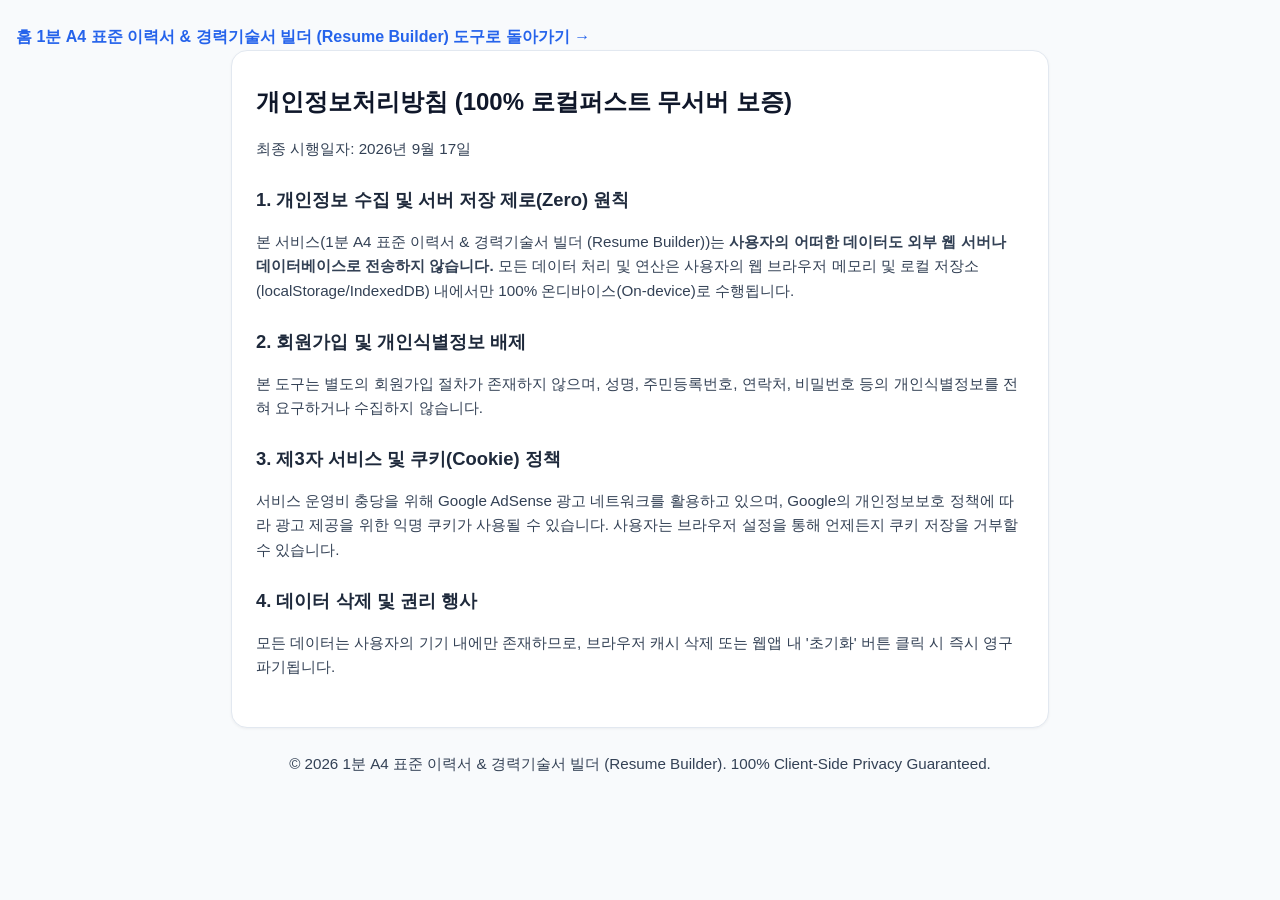
<file: privacy.html>
<!DOCTYPE html>
<html lang="ko">
<head>
  <meta charset="UTF-8">
  <meta name="robots" content="index, follow">
  <meta name="googlebot" content="noindex, follow">
  <meta name="viewport" content="width=device-width, initial-scale=1.0">
  <title>개인정보처리방침 - 1분 A4 표준 이력서 & 경력기술서 빌더 (Resume Builder)</title>
  <link rel="canonical" href="https://resume.enjoy-onepage.com/privacy.html">
  <style>html, body { max-width: 100%; overflow-x: hidden; }</style>
<style>
  body { margin: 0; font-family: -apple-system, BlinkMacSystemFont, "Segoe UI", Roboto, sans-serif; background: #f8fafc; color: #1e293b; line-height: 1.6; padding: 24px 16px; }
  .wrap, .max-w-2xl, .max-w-3xl, .container, main { max-width: 768px; margin: 0 auto; background: #fff; padding: 32px 24px; border-radius: 16px; border: 1px solid #e2e8f0; box-shadow: 0 1px 3px rgba(0,0,0,0.05); }
  h1 { font-size: 1.5rem; font-weight: 800; margin-top: 0; color: #0f172a; }
  h2 { font-size: 1.15rem; font-weight: 700; margin-top: 24px; color: #1e293b; }
  p, li { font-size: 0.95rem; color: #334155; }
  a { color: #2563eb; text-decoration: none; font-weight: 600; }
  a:hover { text-decoration: underline; }
  .footer, footer { text-align: center; margin-top: 24px; font-size: 0.85rem; color: #64748b; }
</style>
</head>
<body class="bg-slate-50 text-slate-800 antialiased font-sans min-h-screen flex flex-col justify-between">
  <header class="bg-white border-b border-slate-200 sticky top-0 z-50">
    <div class="max-w-4xl mx-auto px-4 py-3 flex items-center justify-between">
      <a href="/" class="flex items-center gap-2 text-slate-900 font-bold hover:text-blue-600 transition">
        <span class="w-8 h-8 rounded-lg bg-blue-600 text-white flex items-center justify-center font-black text-sm">홈</span>
        <span>1분 A4 표준 이력서 & 경력기술서 빌더 (Resume Builder)</span>
      </a>
      <a href="/" class="text-sm font-medium text-slate-600 hover:text-blue-600">도구로 돌아가기 →</a>
    </div>
  </header>

  <main class="max-w-4xl mx-auto px-4 py-10 flex-grow w-full">
    <div class="bg-white rounded-2xl p-6 sm:p-10 border border-slate-200 shadow-sm space-y-6">
      <h1 class="text-2xl font-black text-slate-900">개인정보처리방침 (100% 로컬퍼스트 무서버 보증)</h1>
      <p class="text-xs text-slate-500">최종 시행일자: 2026년 9월 17일</p>

      <section class="space-y-3 text-sm text-slate-700 leading-relaxed">
        <h2 class="text-base font-bold text-slate-900">1. 개인정보 수집 및 서버 저장 제로(Zero) 원칙</h2>
        <p>본 서비스(1분 A4 표준 이력서 & 경력기술서 빌더 (Resume Builder))는 <strong>사용자의 어떠한 데이터도 외부 웹 서버나 데이터베이스로 전송하지 않습니다.</strong> 모든 데이터 처리 및 연산은 사용자의 웹 브라우저 메모리 및 로컬 저장소(localStorage/IndexedDB) 내에서만 100% 온디바이스(On-device)로 수행됩니다.</p>

        <h2 class="text-base font-bold text-slate-900">2. 회원가입 및 개인식별정보 배제</h2>
        <p>본 도구는 별도의 회원가입 절차가 존재하지 않으며, 성명, 주민등록번호, 연락처, 비밀번호 등의 개인식별정보를 전혀 요구하거나 수집하지 않습니다.</p>

        <h2 class="text-base font-bold text-slate-900">3. 제3자 서비스 및 쿠키(Cookie) 정책</h2>
        <p>서비스 운영비 충당을 위해 Google AdSense 광고 네트워크를 활용하고 있으며, Google의 개인정보보호 정책에 따라 광고 제공을 위한 익명 쿠키가 사용될 수 있습니다. 사용자는 브라우저 설정을 통해 언제든지 쿠키 저장을 거부할 수 있습니다.</p>

        <h2 class="text-base font-bold text-slate-900">4. 데이터 삭제 및 권리 행사</h2>
        <p>모든 데이터는 사용자의 기기 내에만 존재하므로, 브라우저 캐시 삭제 또는 웹앱 내 '초기화' 버튼 클릭 시 즉시 영구 파기됩니다.</p>
      </section>
    </div>
  </main>

  <footer class="border-t border-slate-200 bg-white py-6 text-center text-xs text-slate-500">
    <p>© 2026 1분 A4 표준 이력서 & 경력기술서 빌더 (Resume Builder). 100% Client-Side Privacy Guaranteed.</p>
  </footer>
</body>
</html>
</file>
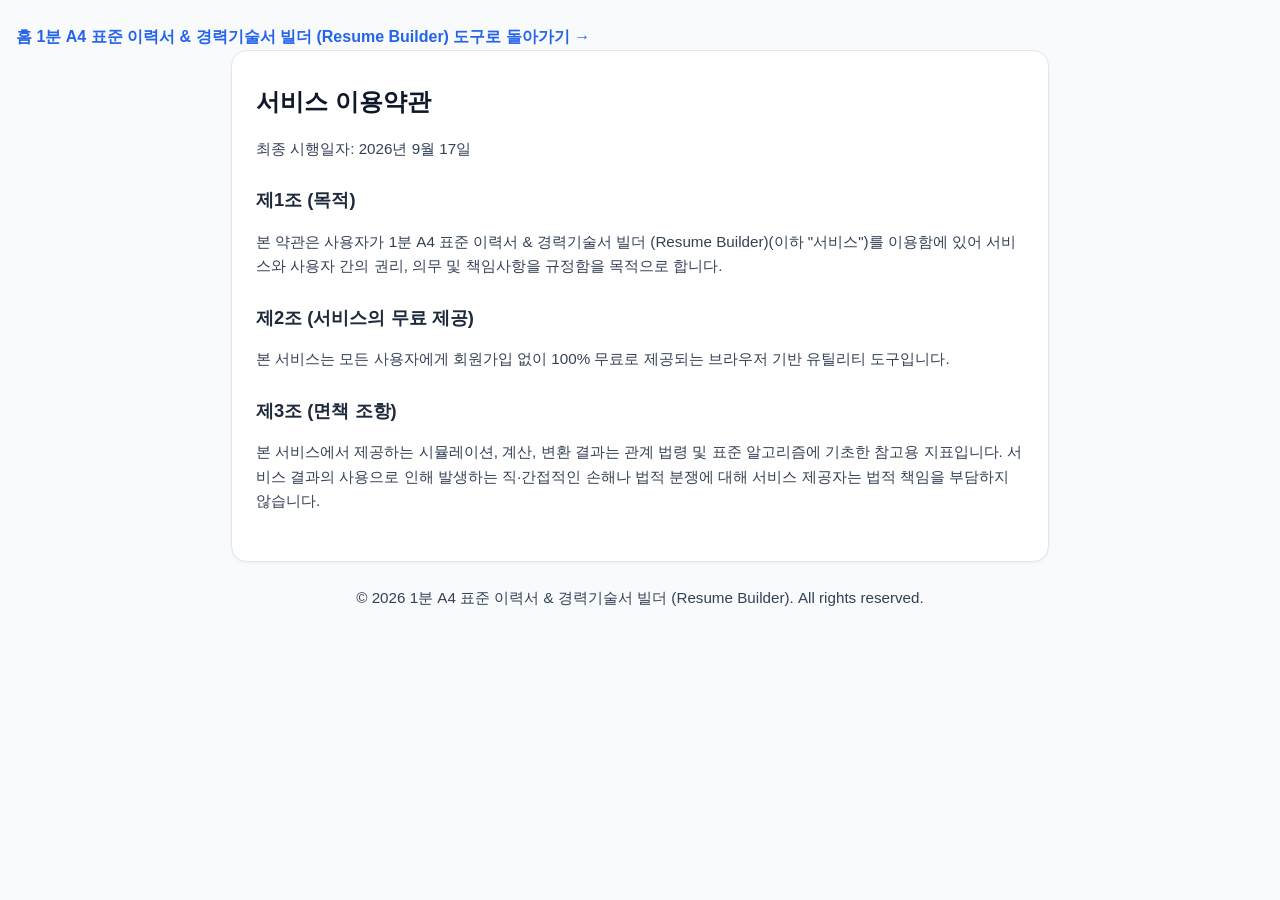
<file: terms.html>
<!DOCTYPE html>
<html lang="ko">
<head>
  <meta charset="UTF-8">
  <meta name="robots" content="index, follow">
  <meta name="googlebot" content="noindex, follow">
  <meta name="viewport" content="width=device-width, initial-scale=1.0">
  <title>이용약관 - 1분 A4 표준 이력서 & 경력기술서 빌더 (Resume Builder)</title>
  <link rel="canonical" href="https://resume.enjoy-onepage.com/terms.html">
  <style>html, body { max-width: 100%; overflow-x: hidden; }</style>
<style>
  body { margin: 0; font-family: -apple-system, BlinkMacSystemFont, "Segoe UI", Roboto, sans-serif; background: #f8fafc; color: #1e293b; line-height: 1.6; padding: 24px 16px; }
  .wrap, .max-w-2xl, .max-w-3xl, .container, main { max-width: 768px; margin: 0 auto; background: #fff; padding: 32px 24px; border-radius: 16px; border: 1px solid #e2e8f0; box-shadow: 0 1px 3px rgba(0,0,0,0.05); }
  h1 { font-size: 1.5rem; font-weight: 800; margin-top: 0; color: #0f172a; }
  h2 { font-size: 1.15rem; font-weight: 700; margin-top: 24px; color: #1e293b; }
  p, li { font-size: 0.95rem; color: #334155; }
  a { color: #2563eb; text-decoration: none; font-weight: 600; }
  a:hover { text-decoration: underline; }
  .footer, footer { text-align: center; margin-top: 24px; font-size: 0.85rem; color: #64748b; }
</style>
</head>
<body class="bg-slate-50 text-slate-800 antialiased font-sans min-h-screen flex flex-col justify-between">
  <header class="bg-white border-b border-slate-200 sticky top-0 z-50">
    <div class="max-w-4xl mx-auto px-4 py-3 flex items-center justify-between">
      <a href="/" class="flex items-center gap-2 text-slate-900 font-bold hover:text-blue-600 transition">
        <span class="w-8 h-8 rounded-lg bg-blue-600 text-white flex items-center justify-center font-black text-sm">홈</span>
        <span>1분 A4 표준 이력서 & 경력기술서 빌더 (Resume Builder)</span>
      </a>
      <a href="/" class="text-sm font-medium text-slate-600 hover:text-blue-600">도구로 돌아가기 →</a>
    </div>
  </header>

  <main class="max-w-4xl mx-auto px-4 py-10 flex-grow w-full">
    <div class="bg-white rounded-2xl p-6 sm:p-10 border border-slate-200 shadow-sm space-y-6">
      <h1 class="text-2xl font-black text-slate-900">서비스 이용약관</h1>
      <p class="text-xs text-slate-500">최종 시행일자: 2026년 9월 17일</p>

      <section class="space-y-3 text-sm text-slate-700 leading-relaxed">
        <h2 class="text-base font-bold text-slate-900">제1조 (목적)</h2>
        <p>본 약관은 사용자가 1분 A4 표준 이력서 & 경력기술서 빌더 (Resume Builder)(이하 "서비스")를 이용함에 있어 서비스와 사용자 간의 권리, 의무 및 책임사항을 규정함을 목적으로 합니다.</p>

        <h2 class="text-base font-bold text-slate-900">제2조 (서비스의 무료 제공)</h2>
        <p>본 서비스는 모든 사용자에게 회원가입 없이 100% 무료로 제공되는 브라우저 기반 유틸리티 도구입니다.</p>

        <h2 class="text-base font-bold text-slate-900">제3조 (면책 조항)</h2>
        <p>본 서비스에서 제공하는 시뮬레이션, 계산, 변환 결과는 관계 법령 및 표준 알고리즘에 기초한 참고용 지표입니다. 서비스 결과의 사용으로 인해 발생하는 직·간접적인 손해나 법적 분쟁에 대해 서비스 제공자는 법적 책임을 부담하지 않습니다.</p>
      </section>
    </div>
  </main>

  <footer class="border-t border-slate-200 bg-white py-6 text-center text-xs text-slate-500">
    <p>© 2026 1분 A4 표준 이력서 & 경력기술서 빌더 (Resume Builder). All rights reserved.</p>
  </footer>
</body>
</html>
</file>
<file: style.css>
*,::backdrop,:after,:before{--tw-border-spacing-x:0;--tw-border-spacing-y:0;--tw-translate-x:0;--tw-translate-y:0;--tw-rotate:0;--tw-skew-x:0;--tw-skew-y:0;--tw-scale-x:1;--tw-scale-y:1;--tw-pan-x: ;--tw-pan-y: ;--tw-pinch-zoom: ;--tw-scroll-snap-strictness:proximity;--tw-gradient-from-position: ;--tw-gradient-via-position: ;--tw-gradient-to-position: ;--tw-ordinal: ;--tw-slashed-zero: ;--tw-numeric-figure: ;--tw-numeric-spacing: ;--tw-numeric-fraction: ;--tw-ring-inset: ;--tw-ring-offset-width:0px;--tw-ring-offset-color:#fff;--tw-ring-color:#3b82f680;--tw-ring-offset-shadow:0 0 #0000;--tw-ring-shadow:0 0 #0000;--tw-shadow:0 0 #0000;--tw-shadow-colored:0 0 #0000;--tw-blur: ;--tw-brightness: ;--tw-contrast: ;--tw-grayscale: ;--tw-hue-rotate: ;--tw-invert: ;--tw-saturate: ;--tw-sepia: ;--tw-drop-shadow: ;--tw-backdrop-blur: ;--tw-backdrop-brightness: ;--tw-backdrop-contrast: ;--tw-backdrop-grayscale: ;--tw-backdrop-hue-rotate: ;--tw-backdrop-invert: ;--tw-backdrop-opacity: ;--tw-backdrop-saturate: ;--tw-backdrop-sepia: ;--tw-contain-size: ;--tw-contain-layout: ;--tw-contain-paint: ;--tw-contain-style: }/*! tailwindcss v3.4.17 | MIT License | https://tailwindcss.com*/*,:after,:before{box-sizing:border-box;border:0 solid #e5e7eb}:after,:before{--tw-content:""}:host,html{line-height:1.5;-webkit-text-size-adjust:100%;tab-size:4;font-family:ui-sans-serif,system-ui,sans-serif,Apple Color Emoji,Segoe UI Emoji,Segoe UI Symbol,Noto Color Emoji;font-feature-settings:normal;font-variation-settings:normal;-webkit-tap-highlight-color:transparent}body{margin:0;line-height:inherit}hr{height:0;color:inherit;border-top-width:1px}abbr:where([title]){-webkit-text-decoration:underline dotted;text-decoration:underline dotted}h1,h2,h3,h4,h5,h6{font-size:inherit;font-weight:inherit}a{color:inherit;text-decoration:inherit}b,strong{font-weight:bolder}code,kbd,pre,samp{font-family:ui-monospace,SFMono-Regular,Menlo,Monaco,Consolas,Liberation Mono,Courier New,monospace;font-feature-settings:normal;font-variation-settings:normal;font-size:1em}small{font-size:80%}sub,sup{font-size:75%;line-height:0;position:relative;vertical-align:initial}sub{bottom:-.25em}sup{top:-.5em}table{text-indent:0;border-color:inherit;border-collapse:collapse}button,input,optgroup,select,textarea{font-family:inherit;font-feature-settings:inherit;font-variation-settings:inherit;font-size:100%;font-weight:inherit;line-height:inherit;letter-spacing:inherit;color:inherit;margin:0;padding:0}button,select{text-transform:none}button,input:where([type=button]),input:where([type=reset]),input:where([type=submit]){-webkit-appearance:button;background-color:initial;background-image:none}:-moz-focusring{outline:auto}:-moz-ui-invalid{box-shadow:none}progress{vertical-align:initial}::-webkit-inner-spin-button,::-webkit-outer-spin-button{height:auto}[type=search]{-webkit-appearance:textfield;outline-offset:-2px}::-webkit-search-decoration{-webkit-appearance:none}::-webkit-file-upload-button{-webkit-appearance:button;font:inherit}summary{display:list-item}blockquote,dd,dl,figure,h1,h2,h3,h4,h5,h6,hr,p,pre{margin:0}fieldset{margin:0}fieldset,legend{padding:0}menu,ol,ul{list-style:none;margin:0;padding:0}dialog{padding:0}textarea{resize:vertical}input::placeholder,textarea::placeholder{opacity:1;color:#9ca3af}[role=button],button{cursor:pointer}:disabled{cursor:default}audio,canvas,embed,iframe,img,object,svg,video{display:block;vertical-align:middle}img,video{max-width:100%;height:auto}[hidden]:where(:not([hidden=until-found])){display:none}.pointer-events-none{pointer-events:none}.fixed{position:fixed}.sticky{position:sticky}.bottom-6{bottom:1.5rem}.left-1\/2{left:50%}.right-6{right:1.5rem}.top-0{top:0}.z-40{z-index:40}.z-50{z-index:50}.mx-auto{margin-left:auto;margin-right:auto}.my-6{margin-top:1.5rem;margin-bottom:1.5rem}.my-8{margin-top:2rem;margin-bottom:2rem}.mb-1{margin-bottom:.25rem}.mb-2{margin-bottom:.5rem}.mb-3{margin-bottom:.75rem}.mb-4{margin-bottom:1rem}.mb-6{margin-bottom:1.5rem}.mb-8{margin-bottom:2rem}.mr-1{margin-right:.25rem}.mt-0\.5{margin-top:.125rem}.mt-1{margin-top:.25rem}.mt-3{margin-top:.75rem}.mt-4{margin-top:1rem}.mt-8{margin-top:2rem}.mt-auto{margin-top:auto}.block{display:block}.inline-block{display:inline-block}.flex{display:flex}.inline-flex{display:inline-flex}.table{display:table}.grid{display:grid}.hidden{display:none}.h-6{height:1.5rem}.h-8{height:2rem}.min-h-screen{min-height:100vh}.w-6{width:1.5rem}.w-8{width:2rem}.w-full{width:100%}.min-w-full{min-width:100%}.max-w-4xl{max-width:56rem}.max-w-6xl{max-width:72rem}.flex-shrink-0,.shrink-0{flex-shrink:0}.flex-grow{flex-grow:1}.-translate-x-1\/2{--tw-translate-x:-50%}.-translate-x-1\/2,.transform{transform:translate(var(--tw-translate-x),var(--tw-translate-y)) rotate(var(--tw-rotate)) skewX(var(--tw-skew-x)) skewY(var(--tw-skew-y)) scaleX(var(--tw-scale-x)) scaleY(var(--tw-scale-y))}.cursor-pointer{cursor:pointer}.resize-none{resize:none}.list-none{list-style-type:none}.grid-cols-1{grid-template-columns:repeat(1,minmax(0,1fr))}.grid-cols-2{grid-template-columns:repeat(2,minmax(0,1fr))}.flex-col{flex-direction:column}.flex-wrap{flex-wrap:wrap}.items-start{align-items:flex-start}.items-center{align-items:center}.justify-center{justify-content:center}.justify-between{justify-content:space-between}.gap-1\.5{gap:.375rem}.gap-2{gap:.5rem}.gap-3{gap:.75rem}.gap-4{gap:1rem}.gap-6{gap:1.5rem}.gap-8{gap:2rem}.space-y-2>:not([hidden])~:not([hidden]){--tw-space-y-reverse:0;margin-top:calc(.5rem*(1 - var(--tw-space-y-reverse)));margin-bottom:calc(.5rem*var(--tw-space-y-reverse))}.space-y-2\.5>:not([hidden])~:not([hidden]){--tw-space-y-reverse:0;margin-top:calc(.625rem*(1 - var(--tw-space-y-reverse)));margin-bottom:calc(.625rem*var(--tw-space-y-reverse))}.space-y-3>:not([hidden])~:not([hidden]){--tw-space-y-reverse:0;margin-top:calc(.75rem*(1 - var(--tw-space-y-reverse)));margin-bottom:calc(.75rem*var(--tw-space-y-reverse))}.space-y-4>:not([hidden])~:not([hidden]){--tw-space-y-reverse:0;margin-top:calc(1rem*(1 - var(--tw-space-y-reverse)));margin-bottom:calc(1rem*var(--tw-space-y-reverse))}.space-y-6>:not([hidden])~:not([hidden]){--tw-space-y-reverse:0;margin-top:calc(1.5rem*(1 - var(--tw-space-y-reverse)));margin-bottom:calc(1.5rem*var(--tw-space-y-reverse))}.space-y-8>:not([hidden])~:not([hidden]){--tw-space-y-reverse:0;margin-top:calc(2rem*(1 - var(--tw-space-y-reverse)));margin-bottom:calc(2rem*var(--tw-space-y-reverse))}.divide-y>:not([hidden])~:not([hidden]){--tw-divide-y-reverse:0;border-top-width:calc(1px*(1 - var(--tw-divide-y-reverse)));border-bottom-width:calc(1px*var(--tw-divide-y-reverse))}.divide-gray-200>:not([hidden])~:not([hidden]){--tw-divide-opacity:1;border-color:rgb(229 231 235/var(--tw-divide-opacity,1))}.overflow-hidden{overflow:hidden}.overflow-x-auto{overflow-x:auto}.whitespace-nowrap{white-space:nowrap}.whitespace-pre-line{white-space:pre-line}.rounded-2xl{border-radius:1rem}.rounded-full{border-radius:9999px}.rounded-lg{border-radius:.5rem}.rounded-xl{border-radius:.75rem}.border{border-width:1px}.border-b{border-bottom-width:1px}.border-b-2{border-bottom-width:2px}.border-l-2{border-left-width:2px}.border-t{border-top-width:1px}.border-blue-100{--tw-border-opacity:1;border-color:rgb(219 234 254/var(--tw-border-opacity,1))}.border-blue-200{--tw-border-opacity:1;border-color:rgb(191 219 254/var(--tw-border-opacity,1))}.border-blue-200\/80{border-color:#bfdbfecc}.border-gray-100{--tw-border-opacity:1;border-color:rgb(243 244 246/var(--tw-border-opacity,1))}.border-gray-200{--tw-border-opacity:1;border-color:rgb(229 231 235/var(--tw-border-opacity,1))}.border-slate-100{--tw-border-opacity:1;border-color:rgb(241 245 249/var(--tw-border-opacity,1))}.border-slate-200{--tw-border-opacity:1;border-color:rgb(226 232 240/var(--tw-border-opacity,1))}.border-slate-300{--tw-border-opacity:1;border-color:rgb(203 213 225/var(--tw-border-opacity,1))}.border-slate-900{--tw-border-opacity:1;border-color:rgb(15 23 42/var(--tw-border-opacity,1))}.border-transparent{border-color:#0000}.bg-blue-100{--tw-bg-opacity:1;background-color:rgb(219 234 254/var(--tw-bg-opacity,1))}.bg-blue-50{--tw-bg-opacity:1;background-color:rgb(239 246 255/var(--tw-bg-opacity,1))}.bg-blue-50\/50{background-color:#eff6ff80}.bg-blue-600{--tw-bg-opacity:1;background-color:rgb(37 99 235/var(--tw-bg-opacity,1))}.bg-emerald-600{--tw-bg-opacity:1;background-color:rgb(5 150 105/var(--tw-bg-opacity,1))}.bg-gray-100{--tw-bg-opacity:1;background-color:rgb(243 244 246/var(--tw-bg-opacity,1))}.bg-gray-50{--tw-bg-opacity:1;background-color:rgb(249 250 251/var(--tw-bg-opacity,1))}.bg-gray-900{--tw-bg-opacity:1;background-color:rgb(17 24 39/var(--tw-bg-opacity,1))}.bg-slate-100{--tw-bg-opacity:1;background-color:rgb(241 245 249/var(--tw-bg-opacity,1))}.bg-slate-200{--tw-bg-opacity:1;background-color:rgb(226 232 240/var(--tw-bg-opacity,1))}.bg-slate-50{--tw-bg-opacity:1;background-color:rgb(248 250 252/var(--tw-bg-opacity,1))}.bg-slate-800{--tw-bg-opacity:1;background-color:rgb(30 41 59/var(--tw-bg-opacity,1))}.bg-slate-900{--tw-bg-opacity:1;background-color:rgb(15 23 42/var(--tw-bg-opacity,1))}.bg-slate-900\/90{background-color:#0f172ae6}.bg-white{--tw-bg-opacity:1;background-color:rgb(255 255 255/var(--tw-bg-opacity,1))}.bg-gradient-to-r{background-image:linear-gradient(to right,var(--tw-gradient-stops))}.from-blue-50{--tw-gradient-from:#eff6ff var(--tw-gradient-from-position);--tw-gradient-to:#eff6ff00 var(--tw-gradient-to-position);--tw-gradient-stops:var(--tw-gradient-from),var(--tw-gradient-to)}.to-indigo-50{--tw-gradient-to:#eef2ff var(--tw-gradient-to-position)}.p-3{padding:.75rem}.p-4{padding:1rem}.p-5{padding:1.25rem}.p-6{padding:1.5rem}.px-3{padding-left:.75rem;padding-right:.75rem}.px-3\.5{padding-left:.875rem;padding-right:.875rem}.px-4{padding-left:1rem;padding-right:1rem}.px-5{padding-left:1.25rem;padding-right:1.25rem}.px-6{padding-left:1.5rem;padding-right:1.5rem}.px-8{padding-left:2rem;padding-right:2rem}.py-1{padding-top:.25rem;padding-bottom:.25rem}.py-1\.5{padding-top:.375rem;padding-bottom:.375rem}.py-10{padding-top:2.5rem;padding-bottom:2.5rem}.py-2{padding-top:.5rem;padding-bottom:.5rem}.py-2\.5{padding-top:.625rem;padding-bottom:.625rem}.py-3{padding-top:.75rem;padding-bottom:.75rem}.py-4{padding-top:1rem;padding-bottom:1rem}.py-6{padding-top:1.5rem;padding-bottom:1.5rem}.py-8{padding-top:2rem;padding-bottom:2rem}.pb-2{padding-bottom:.5rem}.pb-3{padding-bottom:.75rem}.pb-4{padding-bottom:1rem}.pb-6{padding-bottom:1.5rem}.pl-2{padding-left:.5rem}.pt-3{padding-top:.75rem}.pt-4{padding-top:1rem}.pt-6{padding-top:1.5rem}.text-left{text-align:left}.text-center{text-align:center}.font-mono{font-family:ui-monospace,SFMono-Regular,Menlo,Monaco,Consolas,Liberation Mono,Courier New,monospace}.font-sans{font-family:ui-sans-serif,system-ui,sans-serif,Apple Color Emoji,Segoe UI Emoji,Segoe UI Symbol,Noto Color Emoji}.text-2xl{font-size:1.5rem;line-height:2rem}.text-\[11px\]{font-size:11px}.text-base{font-size:1rem;line-height:1.5rem}.text-lg{font-size:1.125rem;line-height:1.75rem}.text-sm{font-size:.875rem;line-height:1.25rem}.text-xl{font-size:1.25rem;line-height:1.75rem}.text-xs{font-size:.75rem;line-height:1rem}.font-black{font-weight:900}.font-bold{font-weight:700}.font-extrabold{font-weight:800}.font-medium{font-weight:500}.font-semibold{font-weight:600}.uppercase{text-transform:uppercase}.leading-relaxed{line-height:1.625}.leading-snug{line-height:1.375}.leading-tight{line-height:1.25}.tracking-tight{letter-spacing:-.025em}.tracking-wider{letter-spacing:.05em}.text-blue-600{--tw-text-opacity:1;color:rgb(37 99 235/var(--tw-text-opacity,1))}.text-blue-800{--tw-text-opacity:1;color:rgb(30 64 175/var(--tw-text-opacity,1))}.text-blue-900{--tw-text-opacity:1;color:rgb(30 58 138/var(--tw-text-opacity,1))}.text-blue-950{--tw-text-opacity:1;color:rgb(23 37 84/var(--tw-text-opacity,1))}.text-emerald-400{--tw-text-opacity:1;color:rgb(52 211 153/var(--tw-text-opacity,1))}.text-emerald-500{--tw-text-opacity:1;color:rgb(16 185 129/var(--tw-text-opacity,1))}.text-gray-400{--tw-text-opacity:1;color:rgb(156 163 175/var(--tw-text-opacity,1))}.text-gray-500{--tw-text-opacity:1;color:rgb(107 114 128/var(--tw-text-opacity,1))}.text-gray-600{--tw-text-opacity:1;color:rgb(75 85 99/var(--tw-text-opacity,1))}.text-gray-700{--tw-text-opacity:1;color:rgb(55 65 81/var(--tw-text-opacity,1))}.text-gray-800{--tw-text-opacity:1;color:rgb(31 41 55/var(--tw-text-opacity,1))}.text-gray-900{--tw-text-opacity:1;color:rgb(17 24 39/var(--tw-text-opacity,1))}.text-rose-600{--tw-text-opacity:1;color:rgb(225 29 72/var(--tw-text-opacity,1))}.text-slate-400{--tw-text-opacity:1;color:rgb(148 163 184/var(--tw-text-opacity,1))}.text-slate-500{--tw-text-opacity:1;color:rgb(100 116 139/var(--tw-text-opacity,1))}.text-slate-600{--tw-text-opacity:1;color:rgb(71 85 105/var(--tw-text-opacity,1))}.text-slate-700{--tw-text-opacity:1;color:rgb(51 65 85/var(--tw-text-opacity,1))}.text-slate-800{--tw-text-opacity:1;color:rgb(30 41 59/var(--tw-text-opacity,1))}.text-slate-900{--tw-text-opacity:1;color:rgb(15 23 42/var(--tw-text-opacity,1))}.text-white{--tw-text-opacity:1;color:rgb(255 255 255/var(--tw-text-opacity,1))}.antialiased{-webkit-font-smoothing:antialiased;-moz-osx-font-smoothing:grayscale}.opacity-0{opacity:0}.opacity-100{opacity:1}.shadow-2xl{--tw-shadow:0 25px 50px -12px #00000040;--tw-shadow-colored:0 25px 50px -12px var(--tw-shadow-color)}.shadow-2xl,.shadow-md{box-shadow:var(--tw-ring-offset-shadow,0 0 #0000),var(--tw-ring-shadow,0 0 #0000),var(--tw-shadow)}.shadow-md{--tw-shadow:0 4px 6px -1px #0000001a,0 2px 4px -2px #0000001a;--tw-shadow-colored:0 4px 6px -1px var(--tw-shadow-color),0 2px 4px -2px var(--tw-shadow-color)}.shadow-sm{--tw-shadow:0 1px 2px 0 #0000000d;--tw-shadow-colored:0 1px 2px 0 var(--tw-shadow-color)}.shadow-sm,.shadow-xl{box-shadow:var(--tw-ring-offset-shadow,0 0 #0000),var(--tw-ring-shadow,0 0 #0000),var(--tw-shadow)}.shadow-xl{--tw-shadow:0 20px 25px -5px #0000001a,0 8px 10px -6px #0000001a;--tw-shadow-colored:0 20px 25px -5px var(--tw-shadow-color),0 8px 10px -6px var(--tw-shadow-color)}.outline{outline-style:solid}.transition{transition-property:color,background-color,border-color,text-decoration-color,fill,stroke,opacity,box-shadow,transform,filter,-webkit-backdrop-filter;transition-property:color,background-color,border-color,text-decoration-color,fill,stroke,opacity,box-shadow,transform,filter,backdrop-filter;transition-property:color,background-color,border-color,text-decoration-color,fill,stroke,opacity,box-shadow,transform,filter,backdrop-filter,-webkit-backdrop-filter;transition-timing-function:cubic-bezier(.4,0,.2,1);transition-duration:.15s}.transition-opacity{transition-property:opacity;transition-timing-function:cubic-bezier(.4,0,.2,1);transition-duration:.15s}.duration-300{transition-duration:.3s}.hover\:scale-105:hover{--tw-scale-x:1.05;--tw-scale-y:1.05;transform:translate(var(--tw-translate-x),var(--tw-translate-y)) rotate(var(--tw-rotate)) skewX(var(--tw-skew-x)) skewY(var(--tw-skew-y)) scaleX(var(--tw-scale-x)) scaleY(var(--tw-scale-y))}.hover\:border-blue-600:hover{--tw-border-opacity:1;border-color:rgb(37 99 235/var(--tw-border-opacity,1))}.hover\:bg-black:hover{--tw-bg-opacity:1;background-color:rgb(0 0 0/var(--tw-bg-opacity,1))}.hover\:bg-blue-700:hover{--tw-bg-opacity:1;background-color:rgb(29 78 216/var(--tw-bg-opacity,1))}.hover\:bg-emerald-700:hover{--tw-bg-opacity:1;background-color:rgb(4 120 87/var(--tw-bg-opacity,1))}.hover\:bg-gray-50:hover{--tw-bg-opacity:1;background-color:rgb(249 250 251/var(--tw-bg-opacity,1))}.hover\:text-blue-600:hover{--tw-text-opacity:1;color:rgb(37 99 235/var(--tw-text-opacity,1))}.hover\:text-blue-800:hover{--tw-text-opacity:1;color:rgb(30 64 175/var(--tw-text-opacity,1))}.hover\:text-slate-700:hover{--tw-text-opacity:1;color:rgb(51 65 85/var(--tw-text-opacity,1))}.hover\:text-slate-900:hover{--tw-text-opacity:1;color:rgb(15 23 42/var(--tw-text-opacity,1))}.hover\:underline:hover{text-decoration-line:underline}.hover\:shadow:hover{--tw-shadow:0 1px 3px 0 #0000001a,0 1px 2px -1px #0000001a;--tw-shadow-colored:0 1px 3px 0 var(--tw-shadow-color),0 1px 2px -1px var(--tw-shadow-color);box-shadow:var(--tw-ring-offset-shadow,0 0 #0000),var(--tw-ring-shadow,0 0 #0000),var(--tw-shadow)}.focus\:outline-none:focus{outline:2px solid #0000;outline-offset:2px}.focus\:ring-2:focus{--tw-ring-offset-shadow:var(--tw-ring-inset) 0 0 0 var(--tw-ring-offset-width) var(--tw-ring-offset-color);--tw-ring-shadow:var(--tw-ring-inset) 0 0 0 calc(2px + var(--tw-ring-offset-width)) var(--tw-ring-color);box-shadow:var(--tw-ring-offset-shadow),var(--tw-ring-shadow),var(--tw-shadow,0 0 #0000)}.focus\:ring-slate-700:focus{--tw-ring-opacity:1;--tw-ring-color:rgb(51 65 85/var(--tw-ring-opacity,1))}.group[open] .group-open\:rotate-180{--tw-rotate:180deg;transform:translate(var(--tw-translate-x),var(--tw-translate-y)) rotate(var(--tw-rotate)) skewX(var(--tw-skew-x)) skewY(var(--tw-skew-y)) scaleX(var(--tw-scale-x)) scaleY(var(--tw-scale-y))}@media (min-width:640px){.sm\:w-auto{width:auto}.sm\:flex-row{flex-direction:row}.sm\:p-10{padding:2.5rem}.sm\:p-8{padding:2rem}.sm\:text-3xl{font-size:1.875rem;line-height:2.25rem}.sm\:text-base{font-size:1rem;line-height:1.5rem}.sm\:text-sm{font-size:.875rem;line-height:1.25rem}}@media (min-width:768px){.md\:flex-row{flex-direction:row}.md\:items-center{align-items:center}}@media (min-width:1024px){.lg\:sticky{position:sticky}.lg\:top-8{top:2rem}.lg\:col-span-4{grid-column:span 4/span 4}.lg\:col-span-5{grid-column:span 5/span 5}.lg\:col-span-7{grid-column:span 7/span 7}.lg\:col-span-8{grid-column:span 8/span 8}.lg\:grid-cols-12{grid-template-columns:repeat(12,minmax(0,1fr))}.lg\:text-4xl{font-size:2.25rem;line-height:2.5rem}}@media (prefers-color-scheme:dark){.dark\:border-slate-700{--tw-border-opacity:1;border-color:rgb(51 65 85/var(--tw-border-opacity,1))}.dark\:from-slate-800{--tw-gradient-from:#1e293b var(--tw-gradient-from-position);--tw-gradient-to:#1e293b00 var(--tw-gradient-to-position);--tw-gradient-stops:var(--tw-gradient-from),var(--tw-gradient-to)}.dark\:to-slate-800\/80{--tw-gradient-to:#1e293bcc var(--tw-gradient-to-position)}.dark\:text-blue-400{--tw-text-opacity:1;color:rgb(96 165 250/var(--tw-text-opacity,1))}.dark\:text-slate-100{--tw-text-opacity:1;color:rgb(241 245 249/var(--tw-text-opacity,1))}}
</file>
